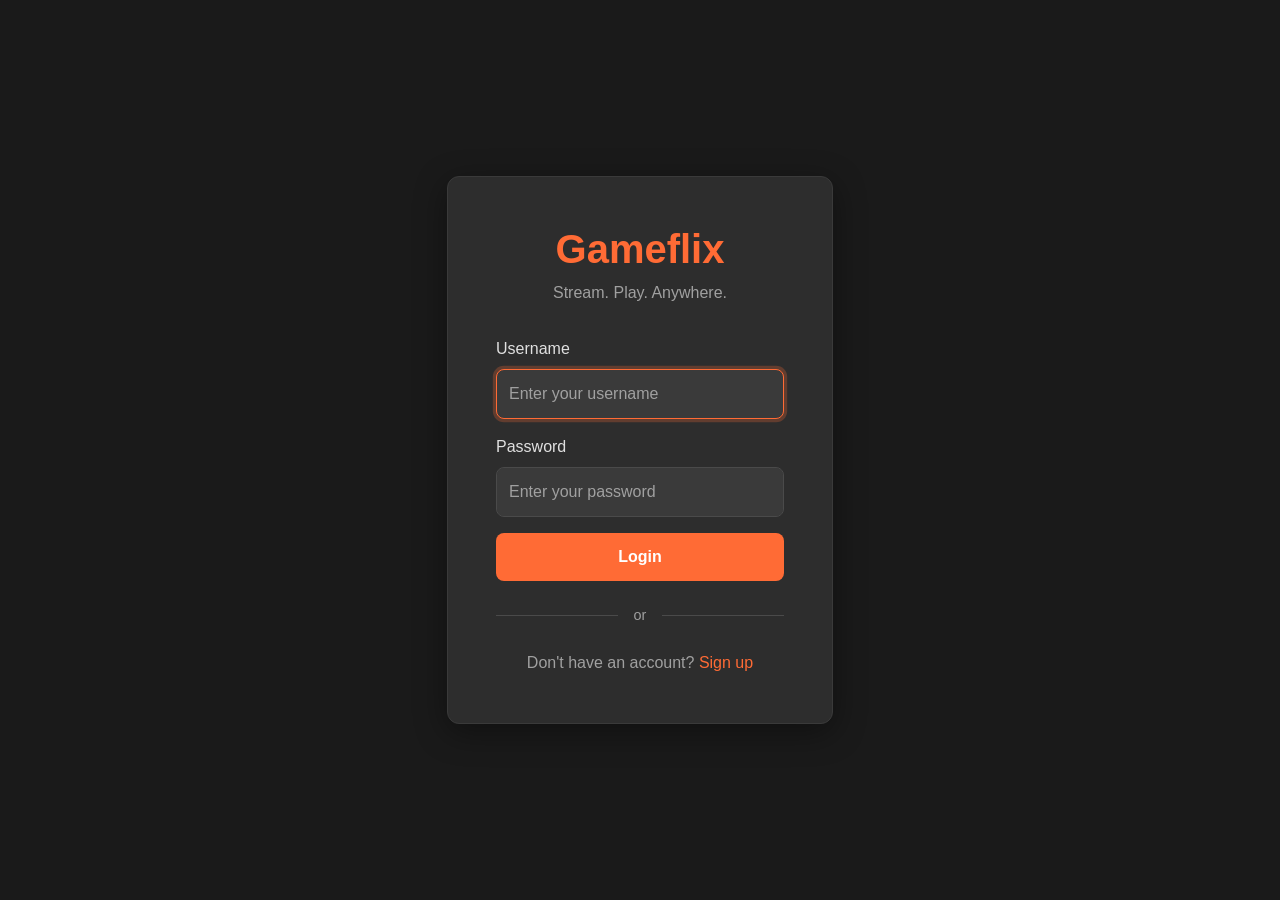
<file: dashboard.html>
<!DOCTYPE html>
<html>
<head>
    <meta charset="UTF-8">
    <meta name="viewport" content="width=device-width, initial-scale=1.0">
    <title>Gameflix - Dashboard</title>
    <link href="https://cdn.jsdelivr.net/npm/bootstrap@5.3.0/dist/css/bootstrap.min.css" rel="stylesheet">
    <link href="styles.css" rel="stylesheet">
</head>
<style>
    .game-card img {
            width: 100%;
            height: 250px;
            object-fit: cover;
        }
</style>
<body>
    <!-- Navigation -->
    <nav class="navbar navbar-expand-lg navbar-dark">
        <div class="container-fluid">
            <a class="navbar-brand" href="dashboard.html">Gameflix</a>
            <button class="navbar-toggler" type="button" data-bs-toggle="collapse" data-bs-target="#navbarNav">
                <span class="navbar-toggler-icon"></span>
            </button>
            <div class="collapse navbar-collapse" id="navbarNav">
                <ul class="navbar-nav me-auto">
                    <li class="nav-item">
                        <a class="nav-link active" href="dashboard.html">Dashboard</a>
                    </li>
                    <li class="nav-item">
                        <a class="nav-link" href="games.html">All Games</a>
                    </li>
                    <li class="nav-item">
                        <a class="nav-link" href="library.html">My Library</a>
                    </li>
                    <li class="nav-item">
                        <a class="nav-link" href="lists.html">My Lists</a>
                    </li>
                    <li class="nav-item">
                        <a class="nav-link" href="friends.html">Friends</a>
                    </li>
                </ul>
                <form class="d-flex me-3" onsubmit="return searchGames(event)">
                    <input class="form-control search-bar" type="search" id="searchInput" placeholder="Search games..." aria-label="Search">
                </form>
                <div class="d-flex align-items-center">
                    <button class="btn btn-primary" onclick="logout()">Logout</button>
                </div>
            </div>
        </div>
    </nav>

    <!-- Hero Section -->
    <div class="container-fluid mt-4">
        <div class="hero-section">
            <div class="container">
                <h1 class="display-4 fw-bold">Stream. Play. Anywhere.</h1>
                <p class="lead">Play the latest AAA games instantly on any device with cloud gaming technology</p>
                <button class="btn btn-primary btn-lg me-2" onclick="window.location.href='games.html'">Start Playing</button>
            </div>
        </div>
    </div>

    <!-- Main Content -->
    <div class="container-fluid">
        <div class="row">
            <!-- Main Content Area -->
            <div class="col-lg-9">
                <!-- Recently Added to Library Section -->
                <section class="mb-5" id="recentGamesSection" style="display: none;">
                    <h2 class="section-title">Recently Added to Your Library</h2>
                    <div class="row" id="recentGamesContainer">
                        <div class="loading">
                            <div class="spinner-border" role="status"></div>
                        </div>
                    </div>
                </section>

                <!-- New Releases Section -->
                <section class="mb-5">
                    <h2 class="section-title">New Releases</h2>
                    <div class="row" id="newReleasesContainer">
                        <div class="loading">
                            <div class="spinner-border" role="status"></div>
                        </div>
                    </div>
                </section>

                <!-- Popular Games Section -->
                <section class="mb-5">
                    <h2 class="section-title">All Games</h2>
                    <div class="row" id="popularGamesContainer">
                        <div class="loading">
                            <div class="spinner-border" role="status"></div>
                        </div>
                    </div>
                </section>
            </div>

            <!-- Sidebar -->
            <div class="col-lg-3">
                <!-- User Stats -->
                <div class="sidebar">
                    <h4 class="section-title">Your Gaming Stats</h4>
                    <div class="stats-box">
                        <div class="stats-number" id="gamesOwned">0</div>
                        <small style="color: var(--text-secondary)">Games in Library</small>
                    </div>
                    <div class="stats-box">
                        <div class="stats-number" id="totalLists">0</div>
                        <small style="color: var(--text-secondary)">Game Lists</small>
                    </div>
                    <div class="stats-box">
                        <div class="stats-number" id="friendsCount">0</div>
                        <small style="color: var(--text-secondary)">Friends</small>
                    </div>
                </div>

                <!-- Quick Actions -->
                <div class="sidebar">
                    <h4 class="section-title">Quick Actions</h4>
                    <div class="quick-action" onclick="window.location.href='library.html'">
                        <strong>My Library</strong>
                        <p class="mb-0 small" style="color: var(--text-secondary);">View your game collection</p>
                    </div>
                    <div class="quick-action" onclick="window.location.href='lists.html'">
                        <strong>My Lists</strong>
                        <p class="mb-0 small "style="color: var(--text-secondary);">Manage your game lists</p>
                    </div>
                    <div class="quick-action" onclick="window.location.href='games.html'">
                        <strong>Browse Games</strong>
                        <p class="mb-0 small" style="color: var(--text-secondary);">Discover new games</p>
                    </div>
                    <div class="quick-action" onclick="window.location.href='friends.html'">
                        <strong>Friends</strong>
                        <p class="mb-0 small" style="color: var(--text-secondary);">Find new Friends</p>
                    </div>
                </div>

                <!-- Friends Online -->
                <div class="sidebar" id="friendsSection" style="display: none;">
                    <h4 class="section-title">Friends</h4>
                    <div id="friendsContainer"></div>
                    <button class="btn btn-outline-primary btn-sm w-100 mt-2" href='friends.html'">View All Friends</button>
                </div>

                <!-- Categories -->
                <div class="sidebar">
                    <h4 class="section-title">Browse by Genre</h4>
                    <div id="categoriesContainer">
                        <div class="loading">
                            <div class="spinner-border spinner-border-sm" role="status"></div>
                        </div>
                    </div>
                </div>
            </div>
        </div>
    </div>

    <script src="https://cdn.jsdelivr.net/npm/bootstrap@5.3.0/dist/js/bootstrap.bundle.min.js"></script>
    <script>
        // Get current user info from localStorage
        const currentUserId = localStorage.getItem('userId');
        const currentUsername = localStorage.getItem('username');
        const API_URL = "http://localhost:8080";

        console.log(currentUserId);
        console.log(currentUsername);

        // Load user stats
        async function loadUserStats() {
            try {
                // Get library count
                const librariesResponse = await fetch(`${API_URL}/libraries/user/${currentUserId}`);
                const libraries = await librariesResponse.json();
                document.getElementById('gamesOwned').textContent = libraries.length;

                // Get lists count
                const listsResponse = await fetch(`${API_URL}/api/lists/user/${currentUserId}`);
                const lists = await listsResponse.json();
                document.getElementById('totalLists').textContent = lists.length;

                // Get friends count
                const friendsResponse = await fetch(`${API_URL}/friends/${currentUserId}`);
                const friends = await friendsResponse.json();
                document.getElementById('friendsCount').textContent = friends.length;
            } catch (error) {
                console.error('Error loading stats:', error);
            }
        }

        // Load recently added games from user library
        async function loadRecentGames() {
            try {
                const response = await fetch(`${API_URL}/libraries/user/${currentUserId}`);
                const libraries = await response.json();
                
                if (libraries.length > 0) {
                    // Sort by purchaseDate (most recent first) and get top 3
                    const recentLibraries = libraries
                        .sort((a, b) => new Date(b.purchaseDate) - new Date(a.purchaseDate))
                        .slice(0, 3);
                    
                    if (recentLibraries.length > 0) {
                        document.getElementById('recentGamesSection').style.display = 'block';
                        const container = document.getElementById('recentGamesContainer');
                        container.innerHTML = '';
                        
                        recentLibraries.forEach(library => {
                            const game = library.game;
                            container.innerHTML += createMyGameCard(game, 'Play Now');
                        });
                    }
                }
            } catch (error) {
                console.error('Error loading recent games:', error);
            }
        }

        // Load new releases (newest games by releaseDate)
        async function loadNewReleases() {
            try {
                const response = await fetch(`${API_URL}/games`);
                const games = await response.json();
                
                // Sort by releaseDate (newest first)
                const newGames = games
                    .sort((a, b) => new Date(b.releaseDate) - new Date(a.releaseDate))
                    .slice(0, 3);
                
                const container = document.getElementById('newReleasesContainer');
                container.innerHTML = '';
                
                newGames.forEach(game => {
                    container.innerHTML += createGameCard(game, 'View Game', true);
                });
            } catch (error) {
                console.error('Error loading new releases:', error);
                document.getElementById('newReleasesContainer').innerHTML = 
                    '<div class="col-12 text-center text">Failed to load games</div>';
            }
        }

        // Load all games
        async function loadAllGames() {
            try {
                const response = await fetch(`${API_URL}/games`);
                const games = await response.json();
                
                // Display first 8 games
                const displayGames = games.slice(0, 8);
                
                const container = document.getElementById('popularGamesContainer');
                container.innerHTML = '';
                
                displayGames.forEach(game => {
                    container.innerHTML += createGameCard(game, 'View', false, true);
                });
            } catch (error) {
                console.error('Error loading games:', error);
                document.getElementById('popularGamesContainer').innerHTML = 
                    '<div class="col-12 text-center text">Failed to load games</div>';
            }
        }

        // Load categories/genres
        async function loadCategories() {
            try {
                const response = await fetch(`${API_URL}/genres`);
                const genres = await response.json();
                
                const container = document.getElementById('categoriesContainer');
                container.innerHTML = '';
                
                genres.forEach(genre => {
                    const badge = document.createElement('span');
                    badge.className = 'category-badge';
                    badge.textContent = genre.name;
                    badge.onclick = () => window.location.href = `games.html?genreId=${genre.genreId}`;
                    container.appendChild(badge);
                });
            } catch (error) {
                console.error('Error loading categories:', error);
                document.getElementById('categoriesContainer').innerHTML = 
                    '<span class="text">Failed to load</span>';
            }
        }

        // Load friends
        async function loadFriends() {
            try {
                const response = await fetch(`${API_URL}/friends/${currentUserId}`);
                const friends = await response.json();
                
                if (friends && friends.length > 0) {
                    document.getElementById('friendsSection').style.display = 'block';
                    const container = document.getElementById('friendsContainer');
                    container.innerHTML = '';
                    
                    const user = friends.friend;

                    // Display first 5 friends
                    friends.slice(0, 5).forEach(friend => {
                        const user = friend.friend;
                        container.innerHTML += `
                            <div class="quick-action d-flex align-items-center">
                                <div class="flex-grow-1">
                                    <strong>${user.username}</strong>
                                    <p class="mb-0 small text">Friends since ${formatDate(friend.friendsSince)}</p>
                                </div>
                            </div>
                        `;
                    });
                }
            } catch (error) {
                console.error('Error loading friends:', error);
            }
        }

        // Create game card HTML
        function createGameCard(game, buttonText, isNew = false, isSmall = false) {
            const colClass = isSmall ? 'col-md-3' : 'col-md-4';
            const genreName = game.genre ? game.genre.name : 'Unknown';
            const coverImage = game.coverImage || 'https://via.placeholder.com/400x250';
            
            return `
                <div class="${colClass}">
                    <div class="game-card" onclick="window.location.href='game-detail.html?id=${game.gameId}'">
                        <img src="${coverImage}" alt="${game.title}">
                        <div class="game-card-body">
                            ${isNew ? '<span class="badge-new">NEW</span>' : ''}
                            <h5 class="game-title">${game.title}</h5>
                            <p class="game-meta">${genreName} • ${game.developer || 'Unknown Developer'}</p>
                            <button class="play-btn" onclick="event.stopPropagation(); viewGame(${game.gameId})">${buttonText}</button>
                        </div>
                    </div>
                </div>
            `;
        }

        function createMyGameCard(game, buttonText, isNew = false, isSmall = false) {
            const colClass = isSmall ? 'col-md-3' : 'col-md-4';
            const genreName = game.genre ? game.genre.name : 'Unknown';
            const coverImage = game.coverImage || 'https://via.placeholder.com/400x250';
            
            return `
                <div class="${colClass}">
                    <div class="game-card" onclick="window.location.href='game-detail.html?id=${game.gameId}'">
                        <img src="${coverImage}" alt="${game.title}">
                        <div class="game-card-body">
                            ${isNew ? '<span class="badge-new">NEW</span>' : ''}
                            <h5 class="game-title">${game.title}</h5>
                            <p class="game-meta">${genreName} • ${game.developer || 'Unknown Developer'}</p>
                            <button class="play-btn" onclick="event.stopPropagation(); playGame(${game.gameId})">${buttonText}</button>
                        </div>
                    </div>
                </div>
            `;
        }

        // Format date
        function formatDate(dateString) {
            if (!dateString) return 'Recently';
            const date = new Date(dateString);
            return date.toLocaleDateString('en-US', { month: 'short', year: 'numeric' });
        }

        // View game
        function viewGame(gameId) {
            window.location.href = `game-detail.html?id=${gameId}`;
        }
        
        async function playGame(gameId) {
            try {
                const response = await fetch(`${API_URL}/games/${gameId}`, {
                    method: 'GET'
                });

                const data = await response.json();

                if(data.title === "Resident Evil"){
                    window.location.href = "steam://run/304240"
                }else{
                window.location.href = data.link;
                }

            } catch (error) {
                console.error("Error loading game:", error);
            }
        }

        // Search games
        function searchGames(event) {
            event.preventDefault();
            const query = document.getElementById('searchInput').value;
            if (query.trim()) {
                window.location.href = `games.html?search=${encodeURIComponent(query)}`;
            }
            return false;
        }

        // Check authentication
        function checkAuth() {
            if (!currentUserId || !currentUsername) {
                window.location.href = 'login.html';
            }
        }

        //Log Out
        async function logout() {
        localStorage.removeItem("userId");
        localStorage.removeItem("username");
        window.location.href="login.html";
      }

        // Initialize dashboard
        window.addEventListener('load', function() {
            checkAuth();
            loadUserStats();
            loadRecentGames();
            loadNewReleases();
            loadAllGames();
            loadCategories();
            loadFriends();
        });
    </script>
</body>
</html>
</file>
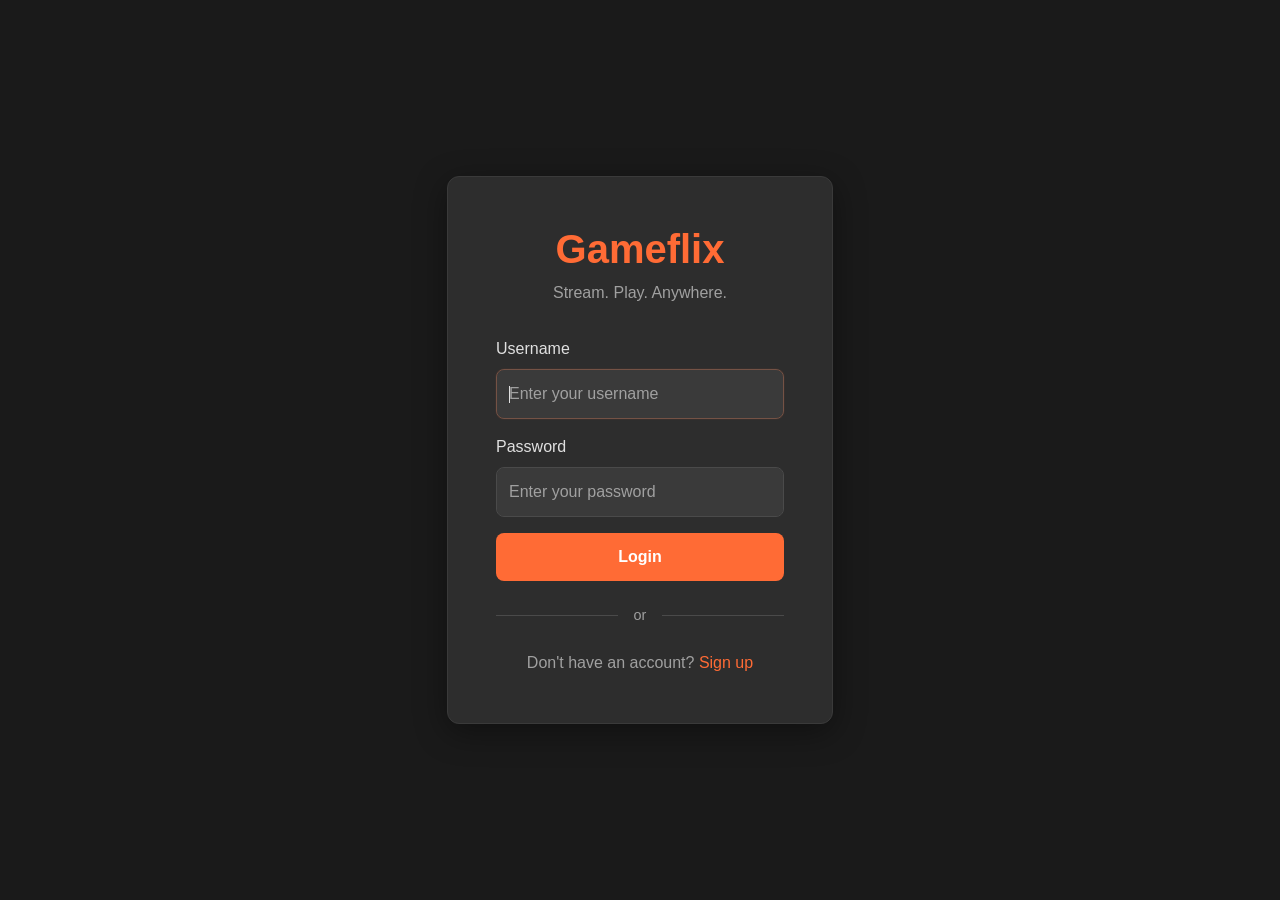
<file: friends.html>
<!DOCTYPE html>
<html>
<head>
    <meta charset="UTF-8">
    <meta name="viewport" content="width=device-width, initial-scale=1.0">
    <title>Gameflix - Friends</title>
    <link href="https://cdn.jsdelivr.net/npm/bootstrap@5.3.0/dist/css/bootstrap.min.css" rel="stylesheet">
    <link href="styles.css" rel="stylesheet">
</head>
<body>
    <!-- Navigation -->
    <nav class="navbar navbar-expand-lg navbar-dark">
        <div class="container-fluid">
            <a class="navbar-brand" href="dashboard.html">Gameflix</a>
            <button class="navbar-toggler" type="button" data-bs-toggle="collapse" data-bs-target="#navbarNav">
                <span class="navbar-toggler-icon"></span>
            </button>
            <div class="collapse navbar-collapse" id="navbarNav">
                <ul class="navbar-nav me-auto">
                    <li class="nav-item">
                        <a class="nav-link" href="dashboard.html">Dashboard</a>
                    </li>
                    <li class="nav-item">
                        <a class="nav-link" href="games.html">All Games</a>
                    </li>
                    <li class="nav-item">
                        <a class="nav-link" href="library.html">My Library</a>
                    </li>
                    <li class="nav-item">
                        <a class="nav-link" href="lists.html">My Lists</a>
                    </li>
                    <li class="nav-item">
                        <a class="nav-link active" href="friends.html">Friends</a>
                    </li>
                </ul>
                <form class="d-flex me-3">
                    <input class="form-control search-bar" type="search" placeholder="Search games..." aria-label="Search">
                </form>
                <div class="d-flex align-items-center">
                    <button class="btn btn-primary" onclick="logout()">Logout</button>
                </div>
            </div>
        </div>
    </nav>

    <!-- Page Header -->
    <div class="container-fluid page-header">
        <div class="row align-items-center">
            <div class="col-md-8">
                <h1 class="display-5 fw-bold">My Friends</h1>
                <p class="lead text">Connect with other gamers</p>
            </div>
            <div class="col-md-4 text-end">
                <button class="btn btn-primary btn-lg" data-bs-toggle="modal" data-bs-target="#addFriendModal">
                    Add Friend
                </button>
            </div>
        </div>
    </div>

    <!-- Stats Section -->
    <div class="container-fluid">
        <div class="stats-section">
            <div class="row">
                <div class="col-md-4">
                    <div class="stat-box">
                        <div class="stat-number" id="totalFriends">0</div>
                        <div class="stat-label">Total Friends</div>
                    </div>
                </div>
                <div class="col-md-4">
                    <div class="stat-box">
                        <div class="stat-number" id="oldestFriend">-</div>
                        <div class="stat-label">Oldest Friendship</div>
                    </div>
                </div>
                <div class="col-md-4">
                    <div class="stat-box">
                        <div class="stat-number" id="newestFriend">-</div>
                        <div class="stat-label">Newest Friend</div>
                    </div>
                </div>
            </div>
        </div>
    </div>

    <!-- Friends List -->
    <div class="container-fluid">
        <div class="row">
            <div class="col-12" id="friendsContainer">
                <div class="loading">
                    <div class="spinner-border" role="status"></div>
                    <p class="mt-3">Loading friends...</p>
                </div>
            </div>
        </div>
    </div>

    <!-- Add Friend Modal -->
    <div class="modal fade" id="addFriendModal" tabindex="-1">
        <div class="modal-dialog">
            <div class="modal-content">
                <div class="modal-header">
                    <h5 class="modal-title">Add Friend</h5>
                    <button type="button" class="btn-close" data-bs-dismiss="modal"></button>
                </div>
                <div class="modal-body">
                    <div class="mb-3">
                        <label for="userSearchInput" class="form-label">Search Users</label>
                        <input type="text" class="form-control" id="userSearchInput" placeholder="Search by username...">
                        <small class="text">Search for users to add as friends</small>
                    </div>
                    <div id="userSearchResults"></div>
                </div>
                <div class="modal-footer">
                    <button type="button" class="btn btn-secondary" data-bs-dismiss="modal">Close</button>
                </div>
            </div>
        </div>
    </div>

    <script src="https://cdn.jsdelivr.net/npm/bootstrap@5.3.0/dist/js/bootstrap.bundle.min.js"></script>
    <script>
        const currentUserId = localStorage.getItem('userId');
        const currentUsername = localStorage.getItem('username') || 'Guest';
        const API_URL = "http://localhost:8080"

        let friends = [];

        let userSearchTimeout;
        document.getElementById('userSearchInput')?.addEventListener('input', function(e) {
            clearTimeout(userSearchTimeout);
            const query = e.target.value.trim();
            
            if (query.length < 2) {
                document.getElementById('userSearchResults').innerHTML = '';
                return;
            }
            
            userSearchTimeout = setTimeout(() => {
                searchUsers(query);
            }, 300);
});

        // Load friends
        async function loadFriends() {
            try {
                const response = await fetch(`${API_URL}/friends/${currentUserId}`);
                friends = await response.json();
                
                displayFriends(friends);
                updateStats();
            } catch (error) {
                console.error('Error loading friends:', error);
                document.getElementById('friendsContainer').innerHTML = 
                    '<div class="text-center text py-5">Failed to load friends</div>';
            }
        }

        // Display friends
        function displayFriends(friendsList) {
            const container = document.getElementById('friendsContainer');
            
            if (friendsList.length === 0) {
                container.innerHTML = `
                    <div class="empty-state">
                        <h3>No friends yet</h3>
                        <p class="text">Start connecting with other gamers on Gameflix</p>
                        <button class="btn btn-primary mt-3" data-bs-toggle="modal" data-bs-target="#addFriendModal">
                            Add Your First Friend
                        </button>
                    </div>
                `;
                return;
            }
            
            container.innerHTML = '';
            friendsList.forEach(friend => {
                container.innerHTML += createFriendCard(friend);
            });
        }

        // Create friend card
        function createFriendCard(friend) {
            const friendsSince = friend.friendsSince ? 
                new Date(friend.friendsSince).toLocaleDateString('en-US', { 
                    year: 'numeric', 
                    month: 'long', 
                    day: 'numeric' 
                }) : 'Unknown';
            
            // Calculate days since friendship
            let friendshipDuration = '';
            if (friend.friendsSince) {
                const days = Math.floor(
                    (new Date() - new Date(friend.friendsSince)) / (1000 * 60 * 60 * 24)
                );
                
                if (days === 0) {
                    friendshipDuration = 'Friends since Today';
                } else if (days < 30) {
                    friendshipDuration = `Friends for ${days} day${days > 1 ? 's' : ''}`;
                } else if (days < 365) {
                    const months = Math.floor(days / 30);
                    friendshipDuration = `Friends for ${months} month${months > 1 ? 's' : ''}`;
                } else {
                    const years = Math.floor(days / 365);
                    friendshipDuration = `Friends for ${years} year${years > 1 ? 's' : ''}`;
                }
            }
            
            const user = friend.friend;

            return `
                <div class="friend-card">
                    <div class="friend-header">
                        <div class="friend-info">
                            <div class="friend-name">${user.username}</div>
                            <div class="friend-meta">${friendshipDuration}</div>
                            <div class="friends-since">Friends since: ${friendsSince}</div>
                        </div>
                        <div class="friend-actions">
                            <button class="btn-friend-action btn-remove" onclick="removeFriend(${friend.friendId})">
                                Remove Friend
                            </button>
                        </div>
                    </div>
                </div>
            `;
        }

        // Update stats
        function updateStats() {
            // Total friends
            document.getElementById('totalFriends').textContent = friends.length;
            
            if (friends.length > 0) {
                // Sort by friendsSince
                const sortedFriends = [...friends].sort((a, b) => 
                    new Date(a.friendsSince) - new Date(b.friendsSince)
                );
                
                // Oldest friendship
                const oldest = sortedFriends[0];
                if (oldest.friendsSince) {
                    const days = Math.floor(
                        (new Date() - new Date(oldest.friendsSince)) / (1000 * 60 * 60 * 24)
                    );
                    
                    if (days < 30) {
                        document.getElementById('oldestFriend').textContent = days + ' days';
                    } else if (days < 365) {
                        document.getElementById('oldestFriend').textContent = Math.floor(days / 30) + ' months';
                    } else {
                        document.getElementById('oldestFriend').textContent = Math.floor(days / 365) + ' years';
                    }
                }
                
                // Newest friendship
                const newest = sortedFriends[sortedFriends.length - 1];
                if (newest.friendsSince) {
                    const days = Math.floor(
                        (new Date() - new Date(newest.friendsSince)) / (1000 * 60 * 60 * 24)
                    );
                    
                    if (days === 0) {
                        document.getElementById('newestFriend').textContent = 'Today';
                    } else if (days < 7) {
                        document.getElementById('newestFriend').textContent = days + ' days ago';
                    } else {
                        document.getElementById('newestFriend').textContent = new Date(newest.friendsSince).toLocaleDateString('en-US', { month: 'short', day: 'numeric' });
                    }
                }
            }
        }

        //Search for users
        async function searchUsers(username) {
            if (!username.trim()) {
            document.getElementById("userSearchResults").innerHTML = "";
            return;
            }

            console.log(username)

            try {
                const response = await fetch(`${API_URL}/friends/search?username=${encodeURIComponent(username)}`);
                const users = await response.json();
                displaySearchResults(users);
            } catch (error) {
                console.error(error);
                document.getElementById("userSearchResults").innerHTML =
                    `<div class="text-secondary">Error searching users.</div>`;
            }
        }

        //Display Search Results
        function displaySearchResults(users) {
            const container = document.getElementById("userSearchResults");
            container.innerHTML = "";

            if (users.length === 0) {
                container.innerHTML = `<div class="text-secondary mt-2">No users found.</div>`;
                return;
            }

            users.forEach(user => {
                container.innerHTML += `
                    <div class="user-search-result" onclick="addFriend(${user.id})">
                        <div class="user-info-search">
                            <img src="https://www.oshkoshymca.org/sites/oshkoshymca_d10/files/styles/media_full/public/2024-03/person_icon_teaser.png.webp?itok=snMKqGSP" class="user-avatar" />
                            <div>
                                <div>${user.username}</div>
                            </div>
                        </div>
                        <button class="btn btn-success btn-sm">Add</button>
                    </div>
                `;
            });
        }

        // Add friend
        async function addFriend(friendId) {
            
            if (!friendId) {
                alert('Please enter a User ID');
                return;
            }
            
            if (parseInt(friendId) === parseInt(currentUserId)) {
                alert('You cannot add yourself as a friend');
                return;
            }
            
            try {
                const response = await fetch(`${API_URL}/friends`, {
                    method: 'POST',
                    headers: {
                        'Content-Type': 'application/json',
                    },
                    body: JSON.stringify({
                        userId: parseInt(currentUserId),
                        friendId: parseInt(friendId),
                        friendsSince: new Date().toISOString()
                    })
                });
                
                if (response.ok) {
                    alert('Friend added successfully!');
                    bootstrap.Modal.getInstance(document.getElementById('addFriendModal')).hide();
                    loadFriends(); // Reload friends
                } else {
                    alert('Failed to add friend. They may already be in your friends list.');
                }
            } catch (error) {
                console.error('Error:', error);
                alert('Failed to add friend');
            }

            loadFriends();
        }

        // Remove friend
        function removeFriend(friendId) {
            if (!confirm("Are you sure you want to remove this friend?")) return;

            fetch(`${API_URL}/friends/${currentUserId}/${friendId}`, {
                method: "DELETE"
            })
            .then(response => {
                if (!response.ok) throw new Error("Failed to remove friend");
                // Remove from frontend
                friends = friends.filter(f => f.friendId !== friendId);
                displayFriends(friends);
                updateStats();
            })
            .catch(err => {
                console.error(err);
                alert("Could not remove friend");
            });

            loadFriends();

        }

        //Log Out
        async function logout() {
        localStorage.removeItem("userId");
        localStorage.removeItem("username");
        window.location.href="login.html";
      }


        // Check authentication
        function checkAuth() {
            if (!currentUserId) {
                window.location.href = 'login.html';
            }
        }

        // Initialize
        window.addEventListener('load', function() {
            checkAuth();
            loadFriends();
        });
    </script>
</body>
</html>
</file>
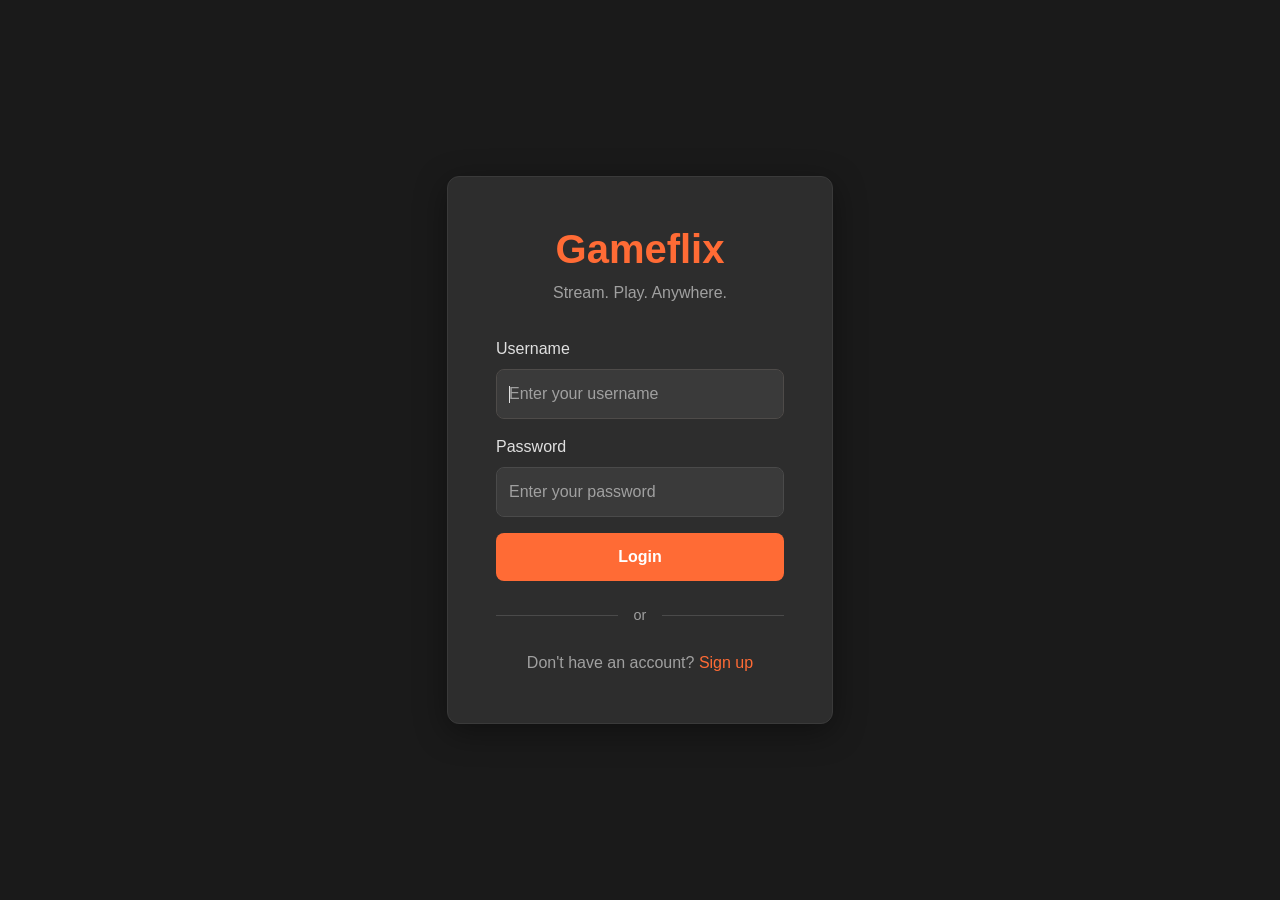
<file: game-detail.html>
<!DOCTYPE html>
<html>
<head>
    <meta charset="UTF-8">
    <meta name="viewport" content="width=device-width, initial-scale=1.0">
    <title>Gameflix - Game</title>
    <link href="https://cdn.jsdelivr.net/npm/bootstrap@5.3.0/dist/css/bootstrap.min.css" rel="stylesheet">
    <link href="styles.css" rel="stylesheet">
</head>
<body>
    <!-- Navigation -->
    <nav class="navbar navbar-expand-lg navbar-dark">
        <div class="container-fluid">
            <a class="navbar-brand" href="dashboard.html">Gameflix</a>
            <button class="navbar-toggler" type="button" data-bs-toggle="collapse" data-bs-target="#navbarNav">
                <span class="navbar-toggler-icon"></span>
            </button>
            <div class="collapse navbar-collapse" id="navbarNav">
                <ul class="navbar-nav me-auto">
                    <li class="nav-item">
                        <a class="nav-link" href="dashboard.html">Dashboard</a>
                    </li>
                    
                    <li class="nav-item">
                        <a class="nav-link" href="games.html">All Games</a>
                    </li>
                    <li class="nav-item">
                        <a class="nav-link" href="library.html">My Library</a>
                    </li>
                    <li class="nav-item">
                        <a class="nav-link" href="lists.html">My Lists</a>
                    </li>
                    <li class="nav-item">
                        <a class="nav-link" href="friends.html">Friends</a>
                    </li>
                </ul>
                <form class="d-flex me-3" onsubmit="return searchGames(event)">
                    <input class="form-control search-bar" type="search" id="searchInput" placeholder="Search games..." aria-label="Search">
                </form>
                <div class="d-flex align-items-center">
                    <button class="btn btn-primary" onclick="logout()">Logout</button>

                </div>
            </div>
        </div>
    </nav>

    <!-- Loading State -->
    <div id="loadingState" class="container-fluid mt-4">
        <div class="loading">
            <div class="spinner-border" role="status"></div>
            <p class="mt-3">Loading game details...</p>
        </div>
    </div>

    <!-- Game Content (hidden initially) -->
    <div id="gameContent" style="display: none;">
        <!-- Game Hero Section -->
        <div class="container-fluid mt-4">
            <div class="game-hero" id="gameHero">
                <div class="game-hero-overlay">
                    <h1 class="game-title-hero" id="gameTitle">Game Title</h1>
                    <div class="game-meta-hero">
                        <div class="rating-large" id="ratingDisplay">
                            <span class="star">★</span>
                            <span id="avgRating">0.0</span>
                            <span style="color: #a0a0a0;">(<span id="reviewCount">0</span> reviews)</span>
                        </div>
                        <span class="badge" id="genreBadge">Genre</span>
                        <span id="releaseYear">2024</span>
                    </div>
                </div>
            </div>
        </div>

        <!-- Main Content -->
        <div class="container-fluid">
            <div class="row">
                <div class="col-lg-8">
                    <!-- Game Description -->
                    <div class="info-section">
                        <h2 class="section-title">About This Game</h2>
                        <p id="gameDescription" style="line-height: 1.8;">
                            Loading description...
                        </p>
                    </div>

                    <!-- Game Details -->
                    <div class="info-section">
                        <h2 class="section-title">Game Details</h2>
                        <div class="game-specs">
                            <div class="spec-item">
                                <div class="spec-label">Developer</div>
                                <div class="spec-value" id="gameDeveloper">-</div>
                            </div>
                            <div class="spec-item">
                                <div class="spec-label">Genre</div>
                                <div class="spec-value" id="gameGenre">-</div>
                            </div>
                            <div class="spec-item">
                                <div class="spec-label">Release Date</div>
                                <div class="spec-value" id="gameReleaseDate">-</div>
                            </div>
                        </div>
                    </div>

                    <!-- Reviews Section -->
                    <div class="info-section">
                        <h2 class="section-title">Player Reviews</h2>
                        
                        <!-- Write Review -->
                        <div class="write-review-box" id="writeReviewBox" style="display: none;">
                            <h4>Write a Review</h4>
                            <form id="reviewForm">
                                <div class="mb-3">
                                    <label class="form-label">Your Rating</label>
                                    <div class="star-rating" id="starRating">
                                        <span data-rating="1">★</span>
                                        <span data-rating="2">★</span>
                                        <span data-rating="3">★</span>
                                        <span data-rating="4">★</span>
                                        <span data-rating="5">★</span>
                                    </div>
                                    <input type="hidden" id="ratingValue" value="0">
                                </div>
                                <div class="mb-3">
                                    <label for="reviewText" class="form-label">Your Review</label>
                                    <textarea class="form-control" id="reviewText" required placeholder="Share your thoughts about this game..."></textarea>
                                </div>
                                <button type="submit" class="btn btn-primary">Submit Review</button>
                            </form>
                        </div>

                        <!-- Existing Reviews -->
                        <div class="mt-4" id="reviewsContainer">
                            <div class="loading">
                                <div class="spinner-border spinner-border-sm" role="status"></div>
                            </div>
                        </div>
                    </div>
                </div>

                <!-- Sidebar -->
                <div class="col-lg-4">
                    <!-- Play Section -->
                    <div class="info-section text-center">
                        <button class="play-btn-large w-100 mb-3" id="playButton" onclick="playGame()">
                            Play Now
                        </button>
                        <button class="btn-wishlist w-100 mb-3" data-bs-toggle="modal" data-bs-target="#addToListModal">
                            Add to List
                        </button>
                        <button class="btn-wishlist w-100" id="addToLibraryBtn" onclick="addToLibrary()">
                            Add to Library
                        </button>
                    </div>

                </div>
            </div>
        </div>
    </div>

    <!-- Add to List Modal -->
    <div class="modal fade" id="addToListModal" tabindex="-1">
        <div class="modal-dialog">
            <div class="modal-content">
                <div class="modal-header">
                    <h5 class="modal-title">Add to List</h5>
                    <button type="button" class="btn-close" data-bs-dismiss="modal"></button>
                </div>
                <div class="modal-body" id="listsModalBody">
                    <div class="loading">
                        <div class="spinner-border spinner-border-sm" role="status"></div>
                    </div>
                </div>
            </div>
        </div>
    </div>

    <script src="https://cdn.jsdelivr.net/npm/bootstrap@5.3.0/dist/js/bootstrap.bundle.min.js"></script>
    <script>
        const urlParams = new URLSearchParams(window.location.search);
        const gameId = urlParams.get('id');
        const currentUserId = localStorage.getItem('userId');
        const currentUsername = localStorage.getItem('username') || 'Guest';
        const API_URL = "http://localhost:8080";

        console.log(currentUserId);
        console.log(currentUsername);

        let currentGame = null;
        let userHasReviewed = false;

        // Load game details
        async function loadGameDetails() {
            try {
                const response = await fetch(`${API_URL}/games/${gameId}`);
                currentGame = await response.json();
                
                // Update hero section
                document.getElementById('gameTitle').textContent = currentGame.title;
                document.getElementById('genreBadge').textContent = currentGame.genre ? currentGame.genre.name : 'Unknown';
                
                if (currentGame.releaseDate) {
                    document.getElementById('releaseYear').textContent = new Date(currentGame.releaseDate).getFullYear();
                }
                
                // Set background image
                if (currentGame.coverImage) {
                    document.getElementById('gameHero').style.backgroundImage = `url(${currentGame.coverImage})`;
                }
                
                // Update details
                document.getElementById('gameDescription').textContent = currentGame.description || 'No description available.';
                document.getElementById('gameDeveloper').textContent = currentGame.developer || 'Unknown';
                document.getElementById('gameGenre').textContent = currentGame.genre ? currentGame.genre.name : 'Unknown';
                
                if (currentGame.releaseDate) {
                    const date = new Date(currentGame.releaseDate);
                    document.getElementById('gameReleaseDate').textContent = date.toLocaleDateString('en-US', { 
                        year: 'numeric', 
                        month: 'long', 
                        day: 'numeric' 
                    });
                }
                
                
                // Show content, hide loading
                document.getElementById('loadingState').style.display = 'none';
                document.getElementById('gameContent').style.display = 'block';
                
            } catch (error) {
                console.error('Error loading game:', error);
                alert('Failed to load game details');
            }
        }

        // Load reviews
        async function loadReviews() {
            try {
                const response = await fetch(`${API_URL}/reviews/game/${gameId}`);
                const reviews = await response.json();
                
                const container = document.getElementById('reviewsContainer');
                
                // Calculate average rating
                if (reviews.length > 0) {
                    const avgRating = reviews.reduce((sum, r) => sum + r.rating, 0) / reviews.length;
                    document.getElementById('avgRating').textContent = avgRating.toFixed(1);
                    document.getElementById('reviewCount').textContent = reviews.length;
                    
                    // Check if user has already reviewed
                    userHasReviewed = reviews.some(r => r.user && r.user.id === parseInt(currentUserId));
                }
                
                // Show write review box if user hasn't reviewed
                if (!userHasReviewed) {
                    document.getElementById('writeReviewBox').style.display = 'block';
                }
                
                // Display reviews
                if (reviews.length === 0) {
                    container.innerHTML = `
                        <div class="text-center py-4">
                            <h4>No reviews yet</h4>
                            <p class="text">Be the first to review this game!</p>
                        </div>
                    `;
                } else {
                    container.innerHTML = '';
                    reviews.forEach(review => {
                        container.innerHTML += createReviewCard(review);
                    });
                }
            } catch (error) {
                console.error('Error loading reviews:', error);
            }
        }

        // Create review card
        function createReviewCard(review) {
            const username = review.user ? review.user.username : 'Anonymous';
            const date = new Date(review.reviewDate).toLocaleDateString('en-US', { 
                year: 'numeric', 
                month: 'short', 
                day: 'numeric' 
            });
            
            let stars = '';
            for (let i = 1; i <= 5; i++) {
                stars += i <= review.rating ? '<span class="star">★</span>' : '<span class="star-empty">★</span>';
            }
            
            const isOwnReview = review.user && review.user.id === parseInt(currentUserId);
            
            return `
                <div class="review-card">
                    <div class="review-header">
                        <div class="reviewer-info">
                            <div>
                                <div class="reviewer-name">${username}</div>
                                <div class="review-date">${date}</div>
                            </div>
                        </div>
                        <div class="review-rating">${stars}</div>
                    </div>
                    <p class="review-text">${review.reviewText}</p>
                    ${isOwnReview ? `
                        <div class="review-actions">
                            <button class="review-action-btn" onclick="deleteReview(${review.reviewId})">
                                Delete Review
                            </button>
                        </div>
                    ` : ''}
                </div>
            `;
        }

        // Star rating functionality
        document.addEventListener('DOMContentLoaded', function() {
            const stars = document.querySelectorAll('#starRating span');
            const ratingInput = document.getElementById('ratingValue');
            
            stars.forEach(star => {
                star.addEventListener('click', function() {
                    const rating = this.getAttribute('data-rating');
                    ratingInput.value = rating;
                    
                    stars.forEach((s, index) => {
                        if (index < rating) {
                            s.classList.add('active');
                        } else {
                            s.classList.remove('active');
                        }
                    });
                });
            });
        });

        // Submit review
        document.getElementById('reviewForm').addEventListener('submit', async function(e) {
            e.preventDefault();
            
            const rating = document.getElementById('ratingValue').value;
            const reviewText = document.getElementById('reviewText').value;
            
            if (rating == 0) {
                alert('Please select a rating');
                return;
            }
            
            try {
                const response = await fetch(`${API_URL}/reviews`, {
                    method: 'POST',
                    headers: {
                        'Content-Type': 'application/json',
                    },
                    body: JSON.stringify({
                        user: { id: parseInt(currentUserId) },
                        game: { gameId: parseInt(gameId) },
                        rating: parseInt(rating),
                        reviewText: reviewText
                    })
                });
                
                if (response.ok) {
                    alert('Review submitted successfully!');
                    window.location.reload();
                } else {
                    alert('Failed to submit review');
                }
            } catch (error) {
                console.error('Error:', error);
                alert('Failed to submit review');
            }
        });

        // Delete review
        async function deleteReview(reviewId) {
            if (confirm('Are you sure you want to delete this review?')) {
                try {
                    const response = await fetch(`${API_URL}/reviews/${reviewId}`, {
                        method: 'DELETE'
                    });
                    
                    if (response.ok) {
                        alert('Review deleted successfully');
                        window.location.reload();
                    } else {
                        alert('Failed to delete review');
                    }
                } catch (error) {
                    console.error('Error:', error);
                    alert('Failed to delete review');
                }
            }
        }

         // Search games
        function searchGames(event) {
            event.preventDefault();
            const query = document.getElementById('searchInput').value;
            if (query.trim()) {
                window.location.href = `games.html?search=${encodeURIComponent(query)}`;
            }
            return false;
        }

        // Play game
        function playGame() {
            if (currentGame && currentGame.link) {
                window.open(currentGame.link, '_blank');
            } else {
                alert('Game link not available');
            }
        }

        // Add to library
        async function addToLibrary() {
            try {
                const response = await fetch(`${API_URL}/libraries`, {
                    method: 'POST',
                    headers: {
                        'Content-Type': 'application/json',
                    },
                    body: JSON.stringify({
                        user: { id: parseInt(currentUserId) },
                        game: { gameId: parseInt(gameId) },
                        purchaseDate: new Date().toISOString()
                    })
                });
                
                if (response.ok) {
                    alert('Game added to your library!');
                    document.getElementById('addToLibraryBtn').textContent = 'Already in Library';
                    document.getElementById('addToLibraryBtn').disabled = true;
                } else {
                    alert('Failed to add to library');
                }
            } catch (error) {
                console.error('Error:', error);
                alert('Failed to add to library');
            }
        }

        // Load user lists for modal
        async function loadUserLists() {
            try {
                const response = await fetch(`${API_URL}/api/lists/user/${currentUserId}`);
                const lists = await response.json();
                
                const container = document.getElementById('listsModalBody');
                
                if (lists.length === 0) {
                    container.innerHTML = `
                        <p class="text text-center">You don't have any lists yet.</p>
                        <button class="btn btn-primary w-100" onclick="window.location.href='lists.html'">
                            Create a List
                        </button>
                    `;
                } else {
                    container.innerHTML = '';
                    lists.forEach(list => {
                        container.innerHTML += `
                            <div class="list-item" onclick="addToList(${list.listId})">
                                ${list.listName}
                            </div>
                        `;
                    });
                }
            } catch (error) {
                console.error('Error loading lists:', error);
            }
        }

        // Add to list
        async function addToList(listId) {
            try {
                const response = await fetch(`${API_URL}/list-games`, {
                    method: 'POST',
                    headers: {
                        'Content-Type': 'application/json',
                    },
                    body: JSON.stringify({
                        list: { listId: listId },
                        game: { gameId: parseInt(gameId) }
                    })
                });
                
                if (response.ok) {
                    alert('Game added to list!');
                    bootstrap.Modal.getInstance(document.getElementById('addToListModal')).hide();
                } else {
                    alert('Failed to add to list');
                }
            } catch (error) {
                console.error('Error:', error);
                alert('Failed to add to list');
            }
        }

        // Load lists when modal is opened
        document.getElementById('addToListModal').addEventListener('show.bs.modal', function() {
            loadUserLists();
        });

        // Check authentication
        function checkAuth() {
            if (!currentUserId) {
                window.location.href = 'login.html';
            }
        }

        //Log Out
        async function logout() {
        localStorage.removeItem("userId");
        localStorage.removeItem("username");
        window.location.href="login.html";
      }

        // Initialize
        window.addEventListener('load', function() {
            checkAuth();
            if (!gameId) {
                alert('No game specified');
                window.location.href = 'games.html';
                return;
            }
            loadGameDetails();
            loadReviews();
        });
    </script>
</body>
</html>
</file>
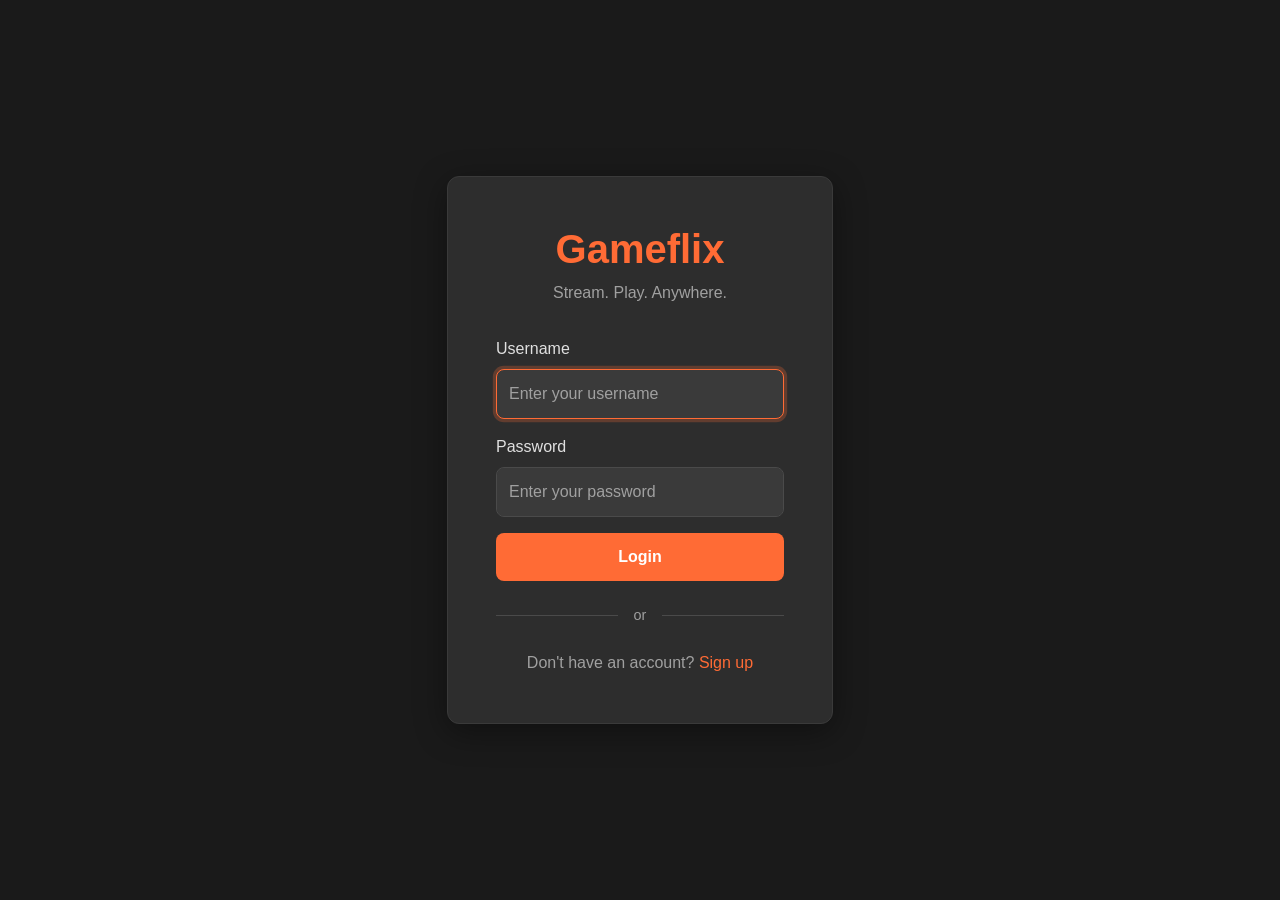
<file: games.html>
<!DOCTYPE html>
<html>
<head>
    <meta charset="UTF-8">
    <meta name="viewport" content="width=device-width, initial-scale=1.0">
    <title>Gameflix - Browse Games</title>
    <link href="https://cdn.jsdelivr.net/npm/bootstrap@5.3.0/dist/css/bootstrap.min.css" rel="stylesheet">
    <link href="styles.css" rel="stylesheet">
</head>
<style>

    .game-card {
            background-color: var(--card-bg);
            border-radius: 12px;
            overflow: hidden;
            transition: transform 0.3s, box-shadow 0.3s;
            cursor: pointer;
            margin-bottom: 2rem;
            border: 1px solid #3a3a3a;
            height: 100%;
            display: flex;
            flex-direction: column;
        }

        .game-card:hover {
            transform: translateY(-8px);
            box-shadow: 0 8px 24px rgba(255, 107, 53, 0.3);
            border-color: var(--primary-orange);
        }

        .game-card img {
            width: 100%;
            height: 200px;
            object-fit: cover;
        }

        .game-card-body {
            padding: 1.25rem;
            flex-grow: 1;
            display: flex;
            flex-direction: column;
        }

        .game-title {
            font-weight: 600;
            font-size: 1.1rem;
            color: var(--text-primary);
            margin-bottom: 0.5rem;
        }

        .game-meta {
            font-size: 0.9rem;
            color: var(--text-secondary);
            margin-bottom: 0.75rem;
        }

        .game-description {
            font-size: 0.85rem;
            color: var(--text-secondary);
            margin-bottom: 1rem;
            flex-grow: 1;
            display: -webkit-box;
            -webkit-line-clamp: 3;
            -webkit-box-orient: vertical;
            overflow: hidden;
        }

</style>
<body>
    <!-- Navigation -->
    <nav class="navbar navbar-expand-lg navbar-dark">
        <div class="container-fluid">
            <a class="navbar-brand" href="dashboard.html">Gameflix</a>
            <button class="navbar-toggler" type="button" data-bs-toggle="collapse" data-bs-target="#navbarNav">
                <span class="navbar-toggler-icon"></span>
            </button>
            <div class="collapse navbar-collapse" id="navbarNav">
                <ul class="navbar-nav me-auto">
                    <li class="nav-item">
                        <a class="nav-link" href="dashboard.html">Dashboard</a>
                    </li>
                    <li class="nav-item">
                        <a class="nav-link active" href="games.html">All Games</a>
                    </li>
                    <li class="nav-item">
                        <a class="nav-link" href="library.html">My Library</a>
                    </li>
                    <li class="nav-item">
                        <a class="nav-link" href="lists.html">My Lists</a>
                    </li>
                    <li class="nav-item">
                        <a class="nav-link" href="friends.html">Friends</a>
                    </li>
                </ul>
                <form class="d-flex me-3" onsubmit="return performSearch(event)">
                    <input class="form-control search-bar" type="search" id="searchInput" placeholder="Search games..." aria-label="Search">
                </form>
                <div class="d-flex align-items-center">
                    <button class="btn btn-primary" onclick="logout()">Logout</button>
                </div>
            </div>
        </div>
    </nav>

    <!-- Page Header -->
    <div class="container-fluid page-header">
        <div class="row align-items-center">
            <div class="col-md-6">
                <h1 class="display-5 fw-bold" id="pageTitle">Browse All Games</h1>
                <p class="lead text">
                    <span id="gameCount">0</span> games available
                </p>
            </div>
            <div class="col-md-6 text-end">
                <select class="sort-dropdown" id="sortSelect" onchange="applySorting()">
                    <option value="title-asc">Title: A-Z</option>
                    <option value="title-desc">Title: Z-A</option>
                    <option value="date-desc">Newest First</option>
                    <option value="date-asc">Oldest First</option>
                    <option value="developer">Developer</option>
                </select>
            </div>
        </div>
    </div>

    <!-- Filters -->
    <div class="container-fluid">
        <div class="filter-section">
            <div class="row">
                <div class="col-md-12 mb-3">
                    <h5 class="mb-3">Filter by Genre</h5>
                    <button class="filter-btn active" onclick="filterByGenre(null)">All Games</button>
                    <span id="genreFilters"></span>
                </div>
            </div>
        </div>
    </div>

    <!-- Games Grid -->
    <div class="container-fluid">
        <div class="row" id="gamesContainer">
            <div class="loading">
                <div class="spinner-border" role="status"></div>
                <p class="mt-3">Loading games...</p>
            </div>
        </div>
    </div>

    <script src="https://cdn.jsdelivr.net/npm/bootstrap@5.3.0/dist/js/bootstrap.bundle.min.js"></script>
    <script>
        let allGames = [];
        let filteredGames = [];
        let currentGenreFilter = null;
        let currentSearchTerm = null;
        const API_URL = "http://localhost:8080"

        // Get current user
        const currentUserId = localStorage.getItem('userId');
        const currentUsername = localStorage.getItem('username') || 'Guest';

        // Check URL parameters
        const urlParams = new URLSearchParams(window.location.search);
        const genreIdParam = urlParams.get('genreId');
        const searchParam = urlParams.get('search');

        // Load all games
        async function loadGames() {
            try {
                const response = await fetch(`${API_URL}/games`);
                allGames = await response.json();
                filteredGames = [...allGames];
                
                // Apply initial filters from URL
                if (genreIdParam) {
                    currentGenreFilter = parseInt(genreIdParam);
                    applyFilters();
                } else if (searchParam) {
                    currentSearchTerm = searchParam;
                    document.getElementById('searchInput').value = searchParam;
                    searchGames(searchParam);
                } else {
                    displayGames(filteredGames);
                }
                
                updateGameCount();
            } catch (error) {
                console.error('Error loading games:', error);
                document.getElementById('gamesContainer').innerHTML = 
                    '<div class="col-12 no-results">Failed to load games. Please try again.</div>';
            }
        }

        // Load genres for filters
        async function loadGenres() {
            try {
                const response = await fetch(`${API_URL}/genres`);
                const genres = await response.json();
                
                const container = document.getElementById('genreFilters');
                genres.forEach(genre => {
                    const btn = document.createElement('button');
                    btn.className = 'filter-btn';
                    btn.textContent = genre.name;
                    btn.onclick = () => filterByGenre(genre.genreId);
                    
                    // Set active if matches URL param
                    if (genreIdParam && parseInt(genreIdParam) === genre.genreId) {
                        btn.classList.add('active');
                        document.querySelector('.filter-btn[onclick*="null"]').classList.remove('active');
                    }
                    
                    container.appendChild(btn);
                });
            } catch (error) {
                console.error('Error loading genres:', error);
            }
        }

        // Filter by genre
        function filterByGenre(genreId) {
            currentGenreFilter = genreId;
            currentSearchTerm = null;
            document.getElementById('searchInput').value = '';
            
            // Update active button
            document.querySelectorAll('.filter-btn').forEach(btn => btn.classList.remove('active'));
            event.target.classList.add('active');
            
            // Update URL
            if (genreId) {
                window.history.pushState({}, '', `games.html?genreId=${genreId}`);
            } else {
                window.history.pushState({}, '', 'games.html');
            }
            
            applyFilters();
        }

        // Apply filters
        function applyFilters() {
            if (currentGenreFilter) {
                filteredGames = allGames.filter(game => 
                    game.genre && game.genre.genreId === currentGenreFilter
                );
                
                // Update page title
                const genre = allGames.find(g => g.genre && g.genre.genreId === currentGenreFilter);
                if (genre && genre.genre) {
                    document.getElementById('pageTitle').textContent = `${genre.genre.name} Games`;
                }
            } else {
                filteredGames = [...allGames];
                document.getElementById('pageTitle').textContent = 'Browse All Games';
            }
            
            displayGames(filteredGames);
            updateGameCount();
        }

        // Search games
        async function searchGames(query) {
            try {
                const response = await fetch(`${API_URL}/games/search?title=${encodeURIComponent(query)}`);
                filteredGames = await response.json();
                
                document.getElementById('pageTitle').textContent = `Search Results for "${query}"`;
                displayGames(filteredGames);
                updateGameCount();
                
                // Update URL
                window.history.pushState({}, '', `${API_URL}games.html?search=${encodeURIComponent(query)}`);
            } catch (error) {
                console.error('Error searching games:', error);
            }
        }

        // Perform search
        function performSearch(event) {
            event.preventDefault();
            const query = document.getElementById('searchInput').value.trim();
            
            if (query) {
                currentSearchTerm = query;
                currentGenreFilter = null;
                
                searchGames(query);
            }
            return false;
        }

        // Apply sorting
        function applySorting() {
            const sortValue = document.getElementById('sortSelect').value;
            
            switch(sortValue) {
                case 'title-asc':
                    filteredGames.sort((a, b) => a.title.localeCompare(b.title));
                    break;
                case 'title-desc':
                    filteredGames.sort((a, b) => b.title.localeCompare(a.title));
                    break;
                case 'date-desc':
                    filteredGames.sort((a, b) => new Date(b.releaseDate) - new Date(a.releaseDate));
                    break;
                case 'date-asc':
                    filteredGames.sort((a, b) => new Date(a.releaseDate) - new Date(b.releaseDate));
                    break;
                case 'developer':
                    filteredGames.sort((a, b) => (a.developer || '').localeCompare(b.developer || ''));
                    break;
            }
            
            displayGames(filteredGames);
        }

        // Display games
        function displayGames(games) {
            const container = document.getElementById('gamesContainer');
            
            if (games.length === 0) {
                container.innerHTML = `
                    <div class="col-12 no-results">
                        <h3>No games found</h3>
                        <p>Try adjusting your filters or search terms</p>
                        <button class="btn btn-primary mt-3" onclick="window.location.href='games.html'">View All Games</button>
                    </div>
                `;
                return;
            }
            
            container.innerHTML = '';
            games.forEach(game => {
                container.innerHTML += createGameCard(game);
            });
        }

        // Create game card
        function createGameCard(game) {
            const genreName = game.genre ? game.genre.name : 'Unknown';
            const coverImage = game.coverImage || 'https://via.placeholder.com/300x200';
            const description = game.description || 'No description available';
            const releaseYear = game.releaseDate ? new Date(game.releaseDate).getFullYear() : '';
            
            // Check if game is new (released within last 60 days)
            const isNew = game.releaseDate && 
                (new Date() - new Date(game.releaseDate)) < (60 * 24 * 60 * 60 * 1000);
            
            return `
                <div class="col-md-3 col-sm-6">
                    <div class="game-card" onclick="window.location.href='game-detail.html?id=${game.gameId}'">
                        <img src="${coverImage}" alt="${game.title}">
                        <div class="game-card-body">
                            <div>
                                ${isNew ? '<span class="badge-new">NEW</span>' : ''}
                                <h5 class="game-title">${game.title}</h5>
                            </div>
                            
                            <p class="game-meta">
                                ${genreName}${releaseYear ? ' • ' + releaseYear : ''}
                                ${game.developer ? '<br>' + game.developer : ''}
                            </p>
                            
                            <p class="game-description">${description}</p>
                            
                            <button class="play-btn" onclick="event.stopPropagation(); playGame(${game.gameId})">
                                View Game
                            </button>
                        </div>
                    </div>
                </div>
            `;
        }

        // Update game count
        function updateGameCount() {
            document.getElementById('gameCount').textContent = filteredGames.length;
        }

        // Play game
        function playGame(gameId) {
            window.location.href = `game-detail.html?id=${gameId}`;
        }

        // Check authentication
        function checkAuth() {
            const userId = localStorage.getItem('userId');
            if (!userId) {
                window.location.href = 'login.html';
            }
        }

        //Log Out
        async function logout() {
        localStorage.removeItem("userId");
        localStorage.removeItem("username");
        window.location.href="login.html";
      }

        // Initialize
        window.addEventListener('load', function() {
            checkAuth();
            loadGames();
            loadGenres();
        });
    </script>
</body>
</html>
</file>
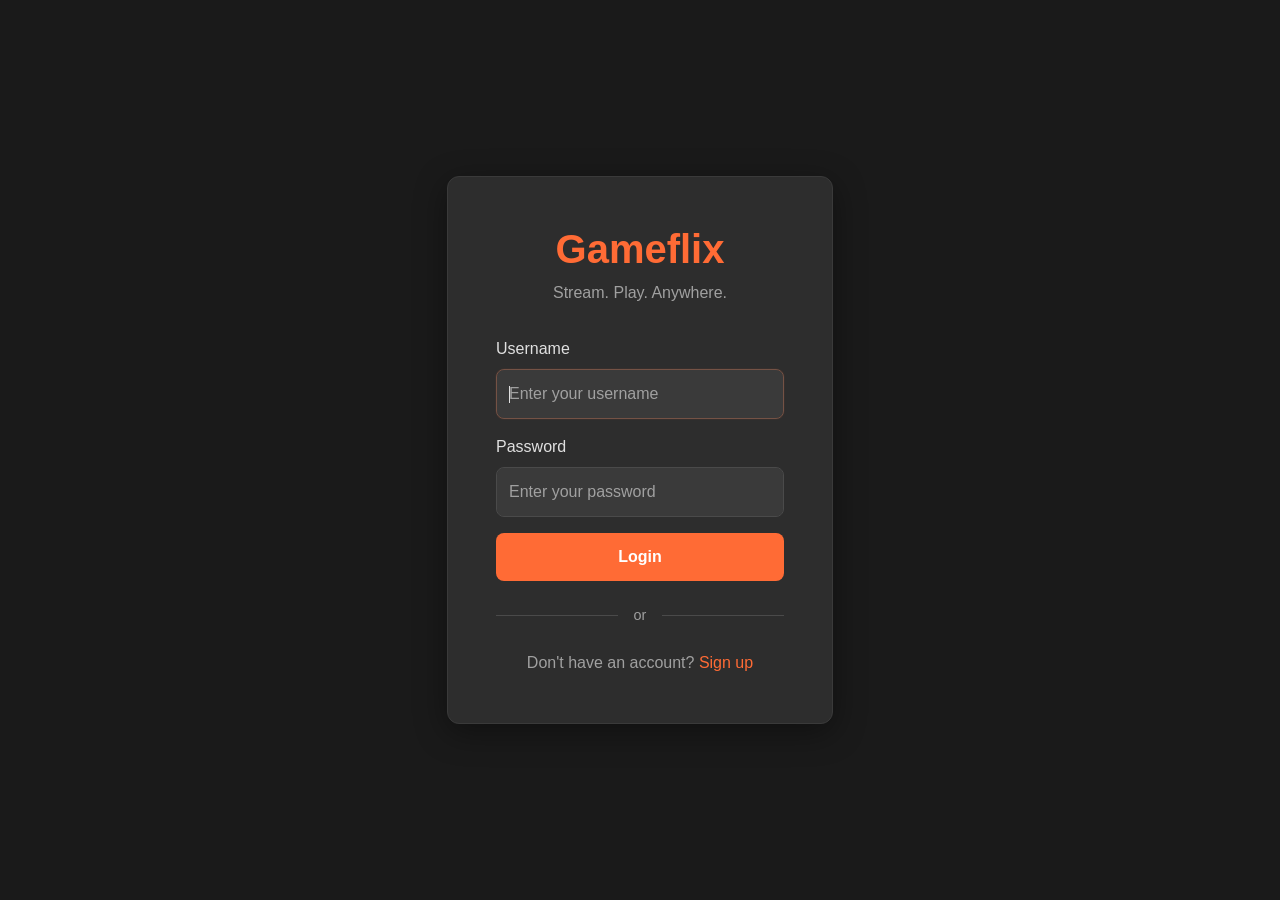
<file: library.html>
<!DOCTYPE html>
<html>
<head>
    <meta charset="UTF-8">
    <meta name="viewport" content="width=device-width, initial-scale=1.0">
    <title>Gameflix - My Library</title>
    <link href="https://cdn.jsdelivr.net/npm/bootstrap@5.3.0/dist/css/bootstrap.min.css" rel="stylesheet">
    <link href="styles.css" rel="stylesheet">
</head>
<style>
        .game-card {
            background-color: var(--card-bg);
            border-radius: 12px;
            overflow: hidden;
            transition: transform 0.3s, box-shadow 0.3s;
            cursor: pointer;
            margin-bottom: 2rem;
            border: 1px solid #3a3a3a;
            height: 100%;
            display: flex;
            flex-direction: column;
        }

        .game-card:hover {
            transform: translateY(-8px);
            box-shadow: 0 8px 24px rgba(255, 107, 53, 0.3);
            border-color: var(--primary-orange);
        }

        .game-card img {
            width: 100%;
            height: 200px;
            object-fit: cover;
        }

        .game-card-body {
            padding: 1.25rem;
            flex-grow: 1;
            display: flex;
            flex-direction: column;
        }

        .game-title {
            font-weight: 600;
            margin-bottom: 0.5rem;
            color: var(--text-primary);
            font-size: 1.1rem;
        }

        .game-meta {
            font-size: 0.9rem;
            color: var(--text-secondary);
            margin-bottom: 0.75rem;
        }

        .play-btn {
            background-color: var(--primary-orange);
            color: white;
            border: none;
            padding: 0.6rem 1.5rem;
            border-radius: 6px;
            font-weight: 600;
            transition: background-color 0.3s;
            width: 100%;
            margin-top: auto;
        }

        .play-btn:hover {
            background-color: var(--secondary-orange);
        }

        .btn-remove {
            background-color: transparent;
            border: 1px solid #dc3545;
            color: #dc3545;
            padding: 0.5rem 1rem;
            border-radius: 6px;
            transition: all 0.3s;
            width: 100%;
            margin-top: 0.5rem;
        }

        .btn-remove:hover {
            background-color: #dc3545;
            color: white;
        }

        .list-view .game-card {
            flex-direction: row;
            height: 180px;
        }

        .list-view .game-card img {
            width: 240px;
            height: 100%;
        }

        .list-view .game-card-body {
            flex-direction: row;
            align-items: center;
            justify-content: space-between;
        }

        .list-view .game-info {
            flex: 1;
        }

        .list-view .game-actions {
            display: flex;
            flex-direction: row;
            gap: 0.5rem;
            min-width: 200px;
        }

       
</style>
<body>
    <!-- Navigation -->
    <nav class="navbar navbar-expand-lg navbar-dark">
        <div class="container-fluid">
            <a class="navbar-brand" href="dashboard.html">Gameflix</a>
            <button class="navbar-toggler" type="button" data-bs-toggle="collapse" data-bs-target="#navbarNav">
                <span class="navbar-toggler-icon"></span>
            </button>
            <div class="collapse navbar-collapse" id="navbarNav">
                <ul class="navbar-nav me-auto">
                    <li class="nav-item">
                        <a class="nav-link" href="dashboard.html">Dashboard</a>
                    </li>
                    <li class="nav-item">
                        <a class="nav-link" href="games.html">All Games</a>
                    </li>
                    <li class="nav-item">
                        <a class="nav-link active" href="library.html">My Library</a>
                    </li>
                    <li class="nav-item">
                        <a class="nav-link" href="lists.html">My Lists</a>
                    </li>
                    <li class="nav-item">
                        <a class="nav-link" href="friends.html">Friends</a>
                    </li>
                </ul>
                <form class="d-flex me-3" onsubmit="return searchLibrary(event)">
                    <input class="form-control search-bar" type="search" id="searchInput" placeholder="Search library..." aria-label="Search">
                </form>
                <div class="d-flex align-items-center">
                    <button class="btn btn-primary" onclick="logout()">Logout</button>
                </div>
            </div>
        </div>
    </nav>

    <!-- Page Header -->
    <div class="container-fluid page-header">
        <h1 class="display-5 fw-bold">My Library</h1>
        <p class="lead text">Your collection of games</p>
    </div>

    <!-- Stats Section -->
    <div class="container-fluid">
        <div class="stats-section">
            <div class="row">
                <div class="col-md-4">
                    <div class="stat-box">
                        <div class="stat-number" id="totalGames">0</div>
                        <div class="stat-label">Total Games</div>
                    </div>
                </div>
                <div class="col-md-4">
                    <div class="stat-box">
                        <div class="stat-number" id="genresCount">0</div>
                        <div class="stat-label">Different Genres</div>
                    </div>
                </div>
                <div class="col-md-4">
                    <div class="stat-box">
                        <div class="stat-number" id="latestAddition">-</div>
                        <div class="stat-label">Latest Addition</div>
                    </div>
                </div>
            </div>
        </div>
    </div>

    <!-- Filters and View Toggle -->
    <div class="container-fluid">
        <div class="filter-section">
            <div class="row align-items-center">
                <div class="col-md-6">
                    <h5 class="mb-3">Sort By</h5>
                    <select class="sort-dropdown" id="sortSelect" onchange="applySorting()">
                        <option value="recent">Recently Added</option>
                        <option value="title-asc">Title: A-Z</option>
                        <option value="title-desc">Title: Z-A</option>
                        <option value="genre">Genre</option>
                        <option value="oldest">Oldest First</option>
                    </select>
                </div>
                <div class="col-md-6 text-end">
                    <label class="me-2">View:</label>
                    <div class="view-toggle d-inline-flex">
                        <button class="view-btn active" onclick="setView('grid')">Grid</button>
                        <button class="view-btn" onclick="setView('list')">List</button>
                    </div>
                </div>
            </div>
        </div>
    </div>

    <!-- Games Grid -->
    <div class="container-fluid">
        <div class="row" id="gamesContainer">
            <div class="loading">
                <div class="spinner-border" role="status"></div>
                <p class="mt-3">Loading your library...</p>
            </div>
        </div>
    </div>

    <!--"Game" window-->
    <iframe id="video"
        frameborder="0"
        allowfullscreen
        style="display:none; width:100%; height:100vh;">
    </iframe>

    <script src="https://cdn.jsdelivr.net/npm/bootstrap@5.3.0/dist/js/bootstrap.bundle.min.js"></script>
    <script>
        const currentUserId = localStorage.getItem('userId');
        const currentUsername = localStorage.getItem('username') || 'Guest';
        const API_URL = "http://localhost:8080";

        console.log(currentUserId);
        console.log(currentUsername);
        

        let libraryGames = [];
        let filteredLibrary = [];

        // Load user library
        async function loadLibrary() {
            try {
                const response = await fetch(`${API_URL}/libraries/user/${currentUserId}`);
                libraryGames = await response.json();
                filteredLibrary = [...libraryGames];
                
                displayLibrary(filteredLibrary);
                updateStats();
            } catch (error) {
                console.error('Error loading library:', error);
                document.getElementById('gamesContainer').innerHTML = 
                    '<div class="col-12 text-center text py-5">Failed to load library</div>';
            }
        }

        // Display library
        function displayLibrary(libraries) {
            const container = document.getElementById('gamesContainer');
            
            if (libraries.length === 0) {
                container.innerHTML = `
                    <div class="col-12 empty-state">
                        <h3>Your library is empty</h3>
                        <p class="text">Start playing games to build your collection</p>
                        <button class="btn btn-primary mt-3" onclick="window.location.href='games.html'">
                            Browse Games
                        </button>
                    </div>
                `;
                return;
            }
            
            container.innerHTML = '';
            libraries.forEach(library => {
                container.innerHTML += createGameCard(library);
            });
        }

        // Create game card
        function createGameCard(library) {
            const game = library.game;
            const genreName = game.genre ? game.genre.name : 'Unknown';
            const coverImage = game.coverImage || 'https://via.placeholder.com/300x200';
            const purchaseDate = library.purchaseDate ? 
                new Date(library.purchaseDate).toLocaleDateString('en-US', { 
                    year: 'numeric', 
                    month: 'short', 
                    day: 'numeric' 
                }) : 'Unknown';
            
            return `
                <div class="col-md-3 col-sm-6">
                    <div class="game-card" onclick="window.location.href='game-detail.html?id=${game.gameId}'">
                        <img src="${coverImage}" alt="${game.title}">
                        <div class="game-card-body">
                            <div>
                                <h5 class="game-title">${game.title}</h5>
                                <p class="game-meta">
                                    ${genreName}
                                    ${game.developer ? ' • ' + game.developer : ''}
                                </p>
                                <div class="purchase-date">
                                    Added: ${purchaseDate}
                                </div>
                            </div>
                            
                            <button class="play-btn" onclick="event.stopPropagation(); playGame(${game.gameId})">
                                Play Now
                            </button>
                            <button class="btn-remove" onclick="event.stopPropagation(); removeFromLibrary(${library.libraryId})">
                                Remove from Library
                            </button>
                        </div>
                    </div>
                </div>
            `;
        }

        // Update stats
        function updateStats() {
            // Total games
            document.getElementById('totalGames').textContent = libraryGames.length;
            
            // Count unique genres
            const genres = new Set(libraryGames.map(lib => 
                lib.game.genre ? lib.game.genre.name : 'Unknown'
            ));
            document.getElementById('genresCount').textContent = genres.size;
            
            // Latest addition
            if (libraryGames.length > 0) {
                const latest = [...libraryGames].sort((a, b) => 
                    new Date(b.purchaseDate) - new Date(a.purchaseDate)
                )[0];
                
                const daysAgo = Math.floor(
                    (new Date() - new Date(latest.purchaseDate)) / (1000 * 60 * 60 * 24)
                );
                
                if (daysAgo === 0) {
                    document.getElementById('latestAddition').textContent = 'Today';
                } else if (daysAgo === 1) {
                    document.getElementById('latestAddition').textContent = 'Yesterday';
                } else if (daysAgo < 30) {
                    document.getElementById('latestAddition').textContent = daysAgo + ' days ago';
                } else {
                    document.getElementById('latestAddition').textContent = new Date(latest.purchaseDate).toLocaleDateString('en-US', { month: 'short', day: 'numeric' });
                }
            }
        }

        // Apply sorting
        function applySorting() {
            const sortValue = document.getElementById('sortSelect').value;
            
            switch(sortValue) {
                case 'recent':
                    filteredLibrary.sort((a, b) => 
                        new Date(b.purchaseDate) - new Date(a.purchaseDate)
                    );
                    break;
                case 'title-asc':
                    filteredLibrary.sort((a, b) => 
                        a.game.title.localeCompare(b.game.title)
                    );
                    break;
                case 'title-desc':
                    filteredLibrary.sort((a, b) => 
                        b.game.title.localeCompare(a.game.title)
                    );
                    break;
                case 'genre':
                    filteredLibrary.sort((a, b) => {
                        const genreA = a.game.genre ? a.game.genre.name : 'Unknown';
                        const genreB = b.game.genre ? b.game.genre.name : 'Unknown';
                        return genreA.localeCompare(genreB);
                    });
                    break;
                case 'oldest':
                    filteredLibrary.sort((a, b) => 
                        new Date(a.purchaseDate) - new Date(b.purchaseDate)
                    );
                    break;
            }
            
            displayLibrary(filteredLibrary);
        }

        // Search library
        function searchLibrary(event) {
            event.preventDefault();
            const query = document.getElementById('searchInput').value.toLowerCase().trim();
            
            if (!query) {
                filteredLibrary = [...libraryGames];
            } else {
                filteredLibrary = libraryGames.filter(lib => 
                    lib.game.title.toLowerCase().includes(query) ||
                    (lib.game.genre && lib.game.genre.name.toLowerCase().includes(query)) ||
                    (lib.game.developer && lib.game.developer.toLowerCase().includes(query))
                );
            }
            
            displayLibrary(filteredLibrary);
            return false;
        }

        // Set view (grid/list)
        function setView(view) {
            const container = document.getElementById('gamesContainer');
            const buttons = document.querySelectorAll('.view-btn');
            
            buttons.forEach(btn => btn.classList.remove('active'));
            event.target.classList.add('active');
            
            if (view === 'list') {
                container.classList.add('list-view');
                container.querySelectorAll('.col-md-3').forEach(col => {
                    col.className = 'col-12';
                });
            } else {
                container.classList.remove('list-view');
                container.querySelectorAll('.col-12').forEach(col => {
                    col.className = 'col-md-3 col-sm-6';
                });
            }
        }

        // Play game
        async function playGame(gameId) {
            try {
                const response = await fetch(`${API_URL}/games/${gameId}`, {
                    method: 'GET'
                });

                const data = await response.json();

                if(data.title === "Resident Evil"){
                    window.location.href = "steam://run/304240"
                }else{
                window.location.href = data.link;
                }

            } catch (error) {
                console.error("Error loading game:", error);
            }
        }

        

        // Remove from library
        async function removeFromLibrary(libraryId) {
            if (confirm('Are you sure you want to remove this game from your library?')) {
                try {
                    const response = await fetch(`${API_URL}/libraries/${libraryId}`, {
                        method: 'DELETE'
                    });
                    
                    if (response.ok) {
                        alert('Game removed from library');
                        loadLibrary(); // Reload library
                    } else {
                        alert('Failed to remove game');
                    }
                } catch (error) {
                    console.error('Error:', error);
                    alert('Failed to remove game');
                }
            }
        }

        //Log Out
        async function logout() {
        localStorage.removeItem("userId");
        localStorage.removeItem("username");
        window.location.href="login.html";
      }

        // Check authentication
        function checkAuth() {
            if (!currentUserId) {
                window.location.href = 'login.html';
            }
        }

        // Initialize
        window.addEventListener('load', function() {
            checkAuth();
            loadLibrary();
        });
    </script>
</body>
</html>
</file>
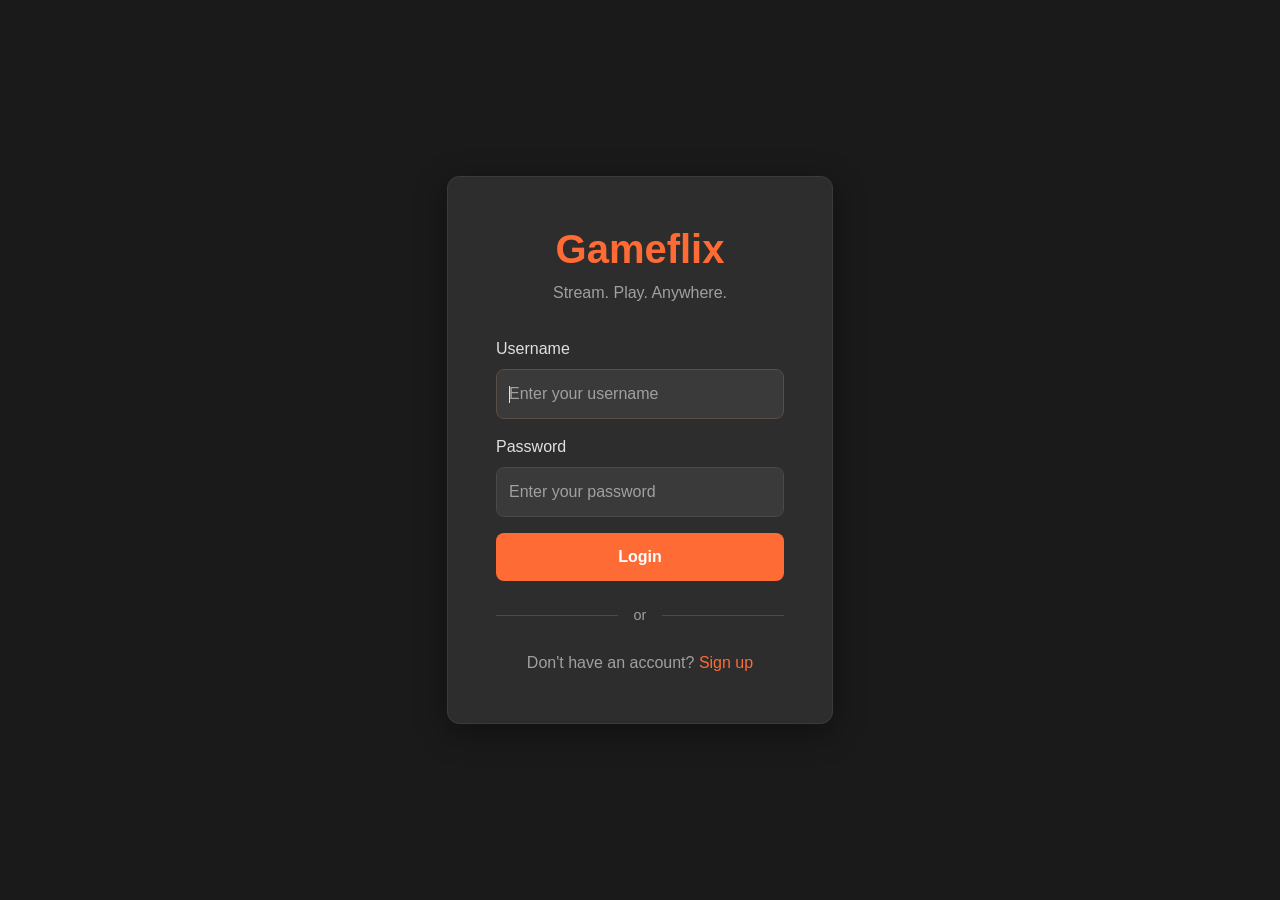
<file: list-detail.html>
<!DOCTYPE html>
<html>
<head>
    <meta charset="UTF-8">
    <meta name="viewport" content="width=device-width, initial-scale=1.0">
    <title>Gameflix - List Detail</title>
    <link href="https://cdn.jsdelivr.net/npm/bootstrap@5.3.0/dist/css/bootstrap.min.css" rel="stylesheet">
    <link href="styles.css" rel="stylesheet">
</head>
<style>
    .game-card {
            background-color: var(--card-bg);
            border-radius: 12px;
            overflow: hidden;
            transition: transform 0.3s, box-shadow 0.3s;
            margin-bottom: 2rem;
            border: 1px solid #3a3a3a;
            display: flex;
            flex-direction: row;
            height: 180px;
        }
</style>
<body>
    <!-- Navigation -->
    <nav class="navbar navbar-expand-lg navbar-dark">
        <div class="container-fluid">
            <a class="navbar-brand" href="dashboard.html">Gameflix</a>
            <button class="navbar-toggler" type="button" data-bs-toggle="collapse" data-bs-target="#navbarNav">
                <span class="navbar-toggler-icon"></span>
            </button>
            <div class="collapse navbar-collapse" id="navbarNav">
                <ul class="navbar-nav me-auto">
                    <li class="nav-item">
                        <a class="nav-link" href="dashboard.html">Dashboard</a>
                    </li>
                    <li class="nav-item">
                        <a class="nav-link" href="games.html">All Games</a>
                    </li>
                    <li class="nav-item">
                        <a class="nav-link" href="library.html">My Library</a>
                    </li>
                    <li class="nav-item">
                        <a class="nav-link" href="lists.html">My Lists</a>
                    </li>
                    <li class="nav-item">
                        <a class="nav-link" href="friends.html">Friends</a>
                    </li>
                </ul>
                <form class="d-flex me-3">
                    <input class="form-control search-bar" type="search" placeholder="Search games..." aria-label="Search">
                </form>
                <div class="d-flex align-items-center">
                    <button class="btn btn-primary" onclick="logout()">Logout</button>
                </div>
            </div>
        </div>
    </nav>

    <!-- Loading State -->
    <div id="loadingState" class="container-fluid mt-4">
        <div class="loading">
            <div class="spinner-border" role="status"></div>
            <p class="mt-3">Loading list...</p>
        </div>
    </div>

    <!-- List Content -->
    <div id="listContent" class="container-fluid mt-4" style="display: none;">
        <!-- List Header -->
        <div class="list-header-section">
            <div class="d-flex align-items-start justify-content-between">
                <div>
                    <h1 class="list-title-large" id="listTitle">List Name</h1>
                    <div class="list-stats">
                        <div class="stat-item">
                            <span id="gameCount">0</span> games
                        </div>
                        <div class="stat-item" id="creationDate">
                            Created: -
                        </div>
                    </div>
                </div>
                <div class="d-flex gap-2">
                    <button class="btn btn-primary" data-bs-toggle="modal" data-bs-target="#addGameModal">
                        Add Games
                    </button>
                    <a href="lists.html" class="btn btn-outline-primary">
                        Back to Lists
                    </a>
                </div>
            </div>
        </div>

        <!-- Games in List -->
        <div class="row">
            <div class="col-12" id="gamesContainer">
                <div class="loading">
                    <div class="spinner-border spinner-border-sm" role="status"></div>
                </div>
            </div>
        </div>
    </div>

    <!-- Add Game Modal -->
    <div class="modal fade" id="addGameModal" tabindex="-1">
        <div class="modal-dialog modal-lg">
            <div class="modal-content">
                <div class="modal-header">
                    <h5 class="modal-title">Add Games to List</h5>
                    <button type="button" class="btn-close" data-bs-dismiss="modal"></button>
                </div>
                <div class="modal-body">
                    <input type="text" class="form-control search-bar mb-3" id="gameSearchInput" placeholder="Search games to add...">
                    <div id="gameSearchResults"></div>
                </div>
                <div class="modal-footer">
                    <button type="button" class="btn btn-secondary" data-bs-dismiss="modal">Close</button>
                </div>
            </div>
        </div>
    </div>

    <script src="https://cdn.jsdelivr.net/npm/bootstrap@5.3.0/dist/js/bootstrap.bundle.min.js"></script>
    <script>
        const urlParams = new URLSearchParams(window.location.search);
        const listId = urlParams.get('id');
        const currentUserId = localStorage.getItem('userId');
        const currentUsername = localStorage.getItem('username') || 'Guest';
        const API_URL = "http://localhost:8080";

        let currentList = null;
        let listGames = [];

        // Load list details
        async function loadListDetails() {
            try {
                const response = await fetch(`${API_URL}/api/lists/${listId}`);
                currentList = await response.json();
                
                // Update header
                document.getElementById('listTitle').textContent = currentList.listName;
                
                if (currentList.creationDate) {
                    const date = new Date(currentList.creationDate);
                    document.getElementById('creationDate').textContent = 
                        'Created: ' + date.toLocaleDateString('en-US', { 
                            year: 'numeric', 
                            month: 'long', 
                            day: 'numeric' 
                        });
                }
                
                // Show content
                document.getElementById('loadingState').style.display = 'none';
                document.getElementById('listContent').style.display = 'block';
                
            } catch (error) {
                console.error('Error loading list:', error);
                alert('Failed to load list details');
                window.location.href = 'lists.html';
            }
        }

        // Load games in list
        async function loadListGames() {
            try {
                const response = await fetch(`${API_URL}/list-games/list/${listId}`);
                listGames = await response.json();
                
                document.getElementById('gameCount').textContent = listGames.length;
                displayGames(listGames);
            } catch (error) {
                console.error('Error loading games:', error);
                document.getElementById('gamesContainer').innerHTML = 
                    '<div class="text-center text">Failed to load games</div>';
            }
        }

        // Display games
        function displayGames(games) {
            const container = document.getElementById('gamesContainer');
            
            if (games.length === 0) {
                container.innerHTML = `
                    <div class="empty-state">
                        <h3>This list is empty</h3>
                        <p class="text">Start adding games to organize your collection</p>
                        <button class="btn btn-primary mt-3" data-bs-toggle="modal" data-bs-target="#addGameModal">
                            Add Your First Game
                        </button>
                    </div>
                `;
                return;
            }
            
            container.innerHTML = '';
            games.forEach(listGame => {
                container.innerHTML += createGameCard(listGame);
            });
        }

        // Create game card
        function createGameCard(listGame) {
            const game = listGame.game;
            const genreName = game.genre ? game.genre.name : 'Unknown';
            const coverImage = game.coverImage || 'https://via.placeholder.com/240x180';
            const addedDate = listGame.added ? 
                new Date(listGame.added).toLocaleDateString('en-US', { 
                    year: 'numeric', 
                    month: 'short', 
                    day: 'numeric' 
                }) : '';
            
            return `
                <div class="game-card">
                    <img src="${coverImage}" alt="${game.title}" onclick="window.location.href='game-detail.html?id=${game.gameId}'">
                    <div class="game-card-body">
                        <div>
                            <h5 class="game-title" onclick="window.location.href='game-detail.html?id=${game.gameId}'">${game.title}</h5>
                            <p class="game-meta">
                                ${genreName}
                                ${game.developer ? ' • ' + game.developer : ''}
                            </p>
                            ${addedDate ? `<p class="added-date">Added: ${addedDate}</p>` : ''}
                        </div>
                        <div class="game-card-actions">
                            <button class="play-btn" onclick="viewGame(${game.gameId})">
                                 View Game
                            </button>
                            <button class="btn-remove" onclick="removeGameFromList(${game.gameId})">
                                Remove
                            </button>
                        </div>
                    </div>
                </div>
            `;
        }

        // Remove game from list
        async function removeGameFromList(gameId) {
            if (confirm('Remove this game from the list?')) {
                try {
                    const response = await fetch(`${API_URL}/list-games`, {
                        method: 'DELETE',
                        headers: {
                            'Content-Type': 'application/json',
                        },
                        body: JSON.stringify({
                            list: listId,
                            game: gameId
                        })
                    });
                    
                    if (response.ok) {
                        alert('Game removed from list');
                        loadListGames(); // Reload games
                    } else {
                        alert('Failed to remove game');
                    }
                } catch (error) {
                    console.error('Error:', error);
                    alert('Failed to remove game');
                }
            }
        }

        // Play game
        function viewGame(gameId) {
            window.location.href = `${API_URL}game-detail.html?id=${gameId}`;
        }

        // Search games to add
        let searchTimeout;
        document.getElementById('gameSearchInput')?.addEventListener('input', function(e) {
            clearTimeout(searchTimeout);
            const query = e.target.value.trim();
            
            if (query.length < 2) {
                document.getElementById('gameSearchResults').innerHTML = '';
                return;
            }
            
            searchTimeout = setTimeout(() => {
                searchGamesToAdd(query);
            }, 300);
        });

        // Search games
        async function searchGamesToAdd(query) {
            try {
                const response = await fetch(`${API_URL}/games/search?title=${encodeURIComponent(query)}`);
                const games = await response.json();
                
                displaySearchResults(games);
            } catch (error) {
                console.error('Error:', error);
            }
        }

        // Display search results
        function displaySearchResults(games) {
            const resultsDiv = document.getElementById('gameSearchResults');
            
            if (games.length === 0) {
                resultsDiv.innerHTML = '<p class="text text-center">No games found</p>';
                return;
            }
            
            // Filter out games already in the list
            const gamesInList = listGames.map(lg => lg.game.gameId);
            const availableGames = games.filter(g => !gamesInList.includes(g.gameId));
            
            if (availableGames.length === 0) {
                resultsDiv.innerHTML = '<p class="text text-center">All matching games are already in this list</p>';
                return;
            }
            
            resultsDiv.innerHTML = availableGames.map(game => {
                const coverImage = game.coverImage || 'https://via.placeholder.com/60';
                const genreName = game.genre ? game.genre.name : 'Unknown';
                
                return `
                    <div class="game-search-result" onclick="addGameToList(${game.gameId})">
                        <img src="${coverImage}" class="game-search-thumb" alt="${game.title}">
                        <div>
                            <strong>${game.title}</strong>
                            <div class="small text">${genreName}</div>
                        </div>
                        <span class="added-badge" style="display: none;" id="badge-${game.gameId}">Added!</span>
                    </div>
                `;
            }).join('');
        }

        // Add game to list
        async function addGameToList(gameId) {
            try {
                const response = await fetch(`${API_URL}/list-games`, {
                    method: 'POST',
                    headers: {
                        'Content-Type': 'application/json',
                    },
                    body: JSON.stringify({
                        list: { listId: parseInt(listId) },
                        game: { gameId: gameId }
                    })
                });
                
                if (response.ok) {
                    document.getElementById('badge-' + gameId).style.display = 'inline-block';
                    setTimeout(() => {
                        loadListGames();
                        document.getElementById('gameSearchInput').value = '';
                        document.getElementById('gameSearchResults').innerHTML = '';
                    }, 1000);
                } else {
                    alert('Failed to add game to list');
                }
            } catch (error) {
                console.error('Error:', error);
                alert('Failed to add game to list');
            }
        }

        // Check authentication
        function checkAuth() {
            if (!currentUserId) {
                window.location.href = 'login.html';
            }
        }

        //Log Out
        async function logout() {
        localStorage.removeItem("userId");
        localStorage.removeItem("username");
        window.location.href="login.html";
      }

        // Initialize
        window.addEventListener('load', function() {
            checkAuth();
            
            if (!listId) {
                alert('No list specified');
                window.location.href = 'lists.html';
                return;
            }
            
            loadListDetails();
            loadListGames();
        });
    </script>
</body>
</html>
</file>
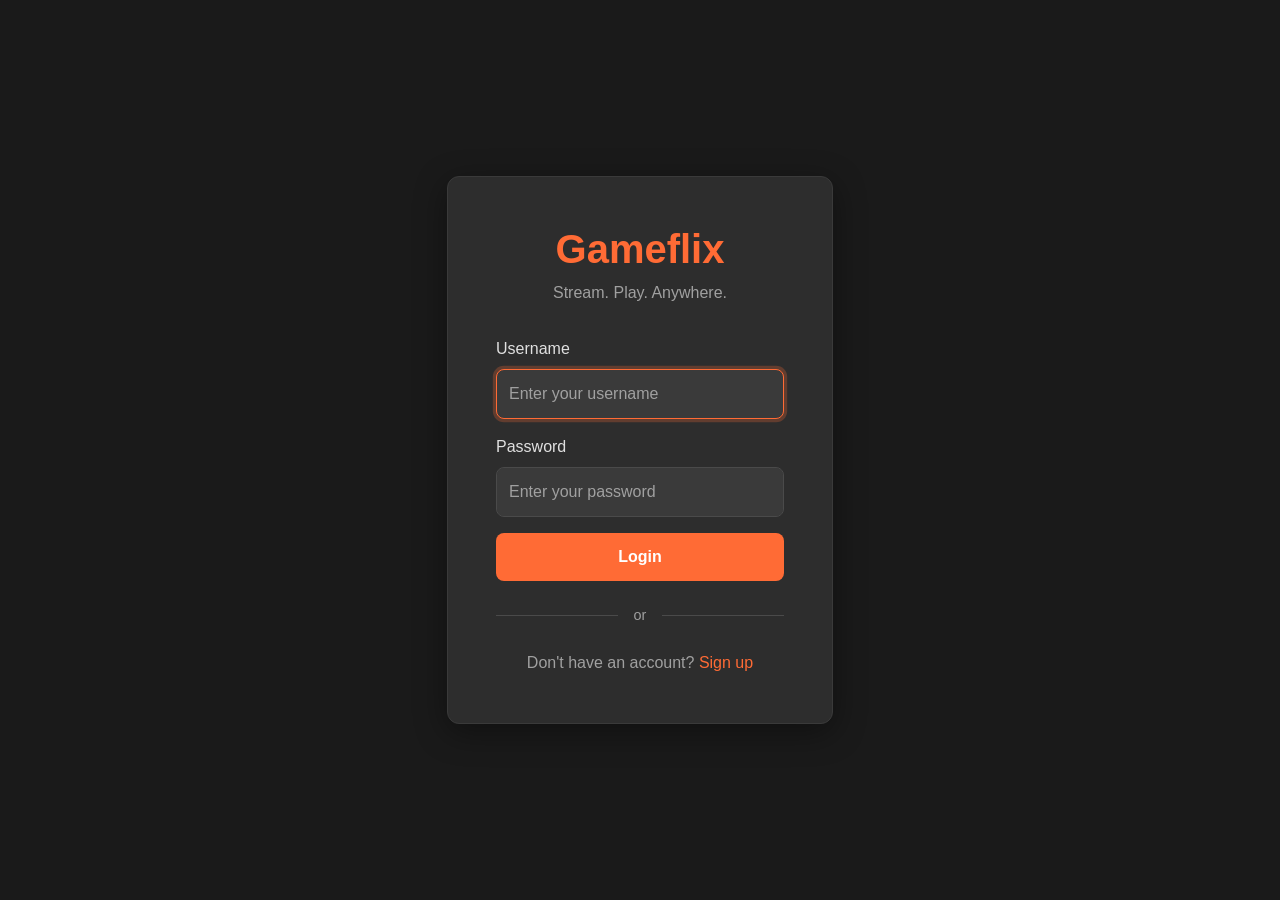
<file: lists.html>
<!DOCTYPE html>
<html>
<head>
    <meta charset="UTF-8">
    <meta name="viewport" content="width=device-width, initial-scale=1.0">
    <title>Gameflix - My Lists</title>
    <link href="https://cdn.jsdelivr.net/npm/bootstrap@5.3.0/dist/css/bootstrap.min.css" rel="stylesheet">
    <link href="styles.css" rel="stylesheet">
</head>
<body>
    <!-- Navigation -->
    <nav class="navbar navbar-expand-lg navbar-dark">
        <div class="container-fluid">
            <a class="navbar-brand" href="dashboard.html">Gameflix</a>
            <button class="navbar-toggler" type="button" data-bs-toggle="collapse" data-bs-target="#navbarNav">
                <span class="navbar-toggler-icon"></span>
            </button>
            <div class="collapse navbar-collapse" id="navbarNav">
                <ul class="navbar-nav me-auto">
                    <li class="nav-item">
                        <a class="nav-link" href="dashboard.html">Dashboard</a>
                    </li>
                    <li class="nav-item">
                        <a class="nav-link" href="games.html">All Games</a>
                    </li>
                    <li class="nav-item">
                        <a class="nav-link" href="library.html">My Library</a>
                    </li>
                    <li class="nav-item">
                        <a class="nav-link active" href="lists.html">My Lists</a>
                    </li>
                    <li class="nav-item">
                        <a class="nav-link" href="friends.html">Friends</a>
                    </li>
                </ul>
                <form class="d-flex me-3" th:action="@{/games/search}" method="get">
                    <input class="form-control search-bar" type="search" name="title" placeholder="Search games..." aria-label="Search">
                </form>
                <div class="d-flex align-items-center">
                    <button class="btn btn-primary" onclick="logout()">Logout</button>
                </div>
            </div>
        </div>
    </nav>

    <!-- Page Header -->
    <div class="container-fluid page-header">
        <div class="row align-items-center">
            <div class="col-md-8">
                <h1 class="display-5 fw-bold">My Game Lists</h1>
                <p class="lead text">Organize your games into custom collections</p>
            </div>
            <div class="col-md-4 text-end">
                <button class="btn btn-primary btn-lg" data-bs-toggle="modal" data-bs-target="#createListModal">
                    Create New List
                </button>
            </div>
        </div>
    </div>

    <!-- Lists Grid -->
    <div class="container-fluid">
        <div class="row" id="listsContainer">
            <div class="loading">
                <div class="spinner-border" role="status"></div>
                <p class="mt-3">Loading your lists...</p>
            </div>
        </div>
    </div>

    <!-- Create List Modal -->
    <div class="modal fade" id="createListModal" tabindex="-1">
        <div class="modal-dialog">
            <div class="modal-content">
                <div class="modal-header">
                    <h5 class="modal-title">Create New List</h5>
                    <button type="button" class="btn-close" data-bs-dismiss="modal"></button>
                </div>
                <form id="createListForm">
                    <div class="modal-body">
                        <div class="mb-3">
                            <label for="listName" class="form-label">List Name</label>
                            <input type="text" class="form-control" id="listName" required placeholder="e.g., Wishlist, Favorites, To Play">
                        </div>
                    </div>
                    <div class="modal-footer">
                        <button type="button" class="btn btn-secondary" data-bs-dismiss="modal">Cancel</button>
                        <button type="submit" class="btn btn-primary">Create List</button>
                    </div>
                </form>
            </div>
        </div>
    </div>

    <script src="https://cdn.jsdelivr.net/npm/bootstrap@5.3.0/dist/js/bootstrap.bundle.min.js"></script>
    <script>
        const currentUserId = localStorage.getItem('userId');
        const currentUsername = localStorage.getItem('username') || 'Guest';
        const API_URL = "http://localhost:8080";

        let userLists = [];

        
        // Load user lists
        async function loadLists() {
            try {
                const response = await fetch(`${API_URL}/api/lists/user/${currentUserId}`);
                userLists = await response.json();
                
                // Load game counts and thumbnails for each list
                for (let list of userLists) {
                    await loadListGames(list);
                }
                
                displayLists(userLists);
            } catch (error) {
                console.error('Error loading lists:', error);
                document.getElementById('listsContainer').innerHTML = 
                    '<div class="col-12 text-center text py-5">Failed to load lists</div>';
            }
        }

        // Load games for a specific list
        async function loadListGames(list) {
            try {
                const response = await fetch(`${API_URL}/list-games/list/${list.listId}`);
                const listGames = await response.json();
                
                list.gameCount = listGames.length;
                list.gameThumbnails = listGames.slice(0, 4).map(lg => 
                    lg.game.coverImage || 'https://via.placeholder.com/80'
                );
            } catch (error) {
                console.error('Error loading list games:', error);
                list.gameCount = 0;
                list.gameThumbnails = [];
            }
        }

        // Display lists
        function displayLists(lists) {
            const container = document.getElementById('listsContainer');
            
            if (lists.length === 0) {
                container.innerHTML = `
                    <div class="col-12 empty-state">
                        <h3>No lists yet</h3>
                        <p class="text">Create your first list to start organizing your games</p>
                        <button class="btn btn-primary mt-3" data-bs-toggle="modal" data-bs-target="#createListModal">
                            Create Your First List
                        </button>
                    </div>
                `;
                return;
            }
            
            container.innerHTML = `
                <div class="col-lg-4 col-md-6">
                    <div class="create-list-card" data-bs-toggle="modal" data-bs-target="#createListModal">
                        <h3>Create New List</h3>
                        <p class="text">Organize games your way</p>
                    </div>
                </div>
            `;
            
            lists.forEach(list => {
                container.innerHTML += createListCard(list);
            });
        }

        // Create list card
        function createListCard(list) {
            const creationDate = list.creationDate ? 
                new Date(list.creationDate).toLocaleDateString('en-US', { 
                    year: 'numeric', 
                    month: 'short', 
                    day: 'numeric' 
                }) : 'Unknown';
            
            let thumbnailsHtml = '';
            if (list.gameThumbnails && list.gameThumbnails.length > 0) {
                thumbnailsHtml = '<div class="list-games-preview">';
                list.gameThumbnails.forEach(thumb => {
                    thumbnailsHtml += `<img src="${thumb}" class="list-game-thumb" alt="Game">`;
                });
                thumbnailsHtml += '</div>';
            }
            
            return `
                <div class="col-lg-4 col-md-6">
                    <div class="list-card" onclick="viewList(${list.listId})">
                        <div class="list-header">
                            <h3 class="list-title">${list.listName}</h3>
                        </div>
                        
                        <div class="list-meta">
                            ${list.gameCount || 0} games • Created ${creationDate}
                        </div>
                        
                        ${thumbnailsHtml}
                        
                        <div class="list-actions" onclick="event.stopPropagation()">
                            <button class="btn-list-action" onclick="viewList(${list.listId})">
                                View
                            </button>
                            <button class="btn-list-action text-danger" onclick="deleteList(${list.listId})">
                                Delete
                            </button>
                        </div>
                    </div>
                </div>
            `;
        }

        // View list
        function viewList(listId) {
            window.location.href = `list-detail.html?id=${listId}`;
        }

        // Delete list
        async function deleteList(listId) {
            if (confirm('Are you sure you want to delete this list? This action cannot be undone.')) {
                try {
                    const response = await fetch(`${API_URL}/api/lists/${listId}`, {
                        method: 'DELETE'
                    });
                    
                    if (response.ok) {
                        alert('List deleted successfully');
                        loadLists(); // Reload lists
                    } else {
                        alert('Failed to delete list');
                    }
                } catch (error) {
                    console.error('Error:', error);
                    alert('Failed to delete list');
                }
            }
        }

        // Create list form submission
        document.getElementById('createListForm').addEventListener('submit', async function(e) {
            e.preventDefault();
            
            const listName = document.getElementById('listName').value;
            
            try {
                const response = await fetch(`${API_URL}/api/lists`, {
                    method: 'POST',
                    headers: {
                        'Content-Type': 'application/json',
                    },
                    body: JSON.stringify({
                        user: { id: parseInt(currentUserId) },
                        listName: listName,
                        creationDate: new Date().toISOString()
                    })
                });
                
                if (response.ok) {
                    alert('List created successfully!');
                    bootstrap.Modal.getInstance(document.getElementById('createListModal')).hide();
                    document.getElementById('listName').value = '';
                    loadLists(); // Reload lists
                } else {
                    alert('Failed to create list');
                }
            } catch (error) {
                console.error('Error:', error);
                alert('Failed to create list');
            }
        });

        // Check authentication
        function checkAuth() {
            if (!currentUserId) {
                window.location.href = 'login.html';
            }
        }

        //Log Out
        async function logout() {
        localStorage.removeItem("userId");
        localStorage.removeItem("username");
        window.location.href="login.html";
      }

        // Initialize
        window.addEventListener('load', function() {
            checkAuth();
            loadLists();
        });
    </script>
</body>
</html>
</file>
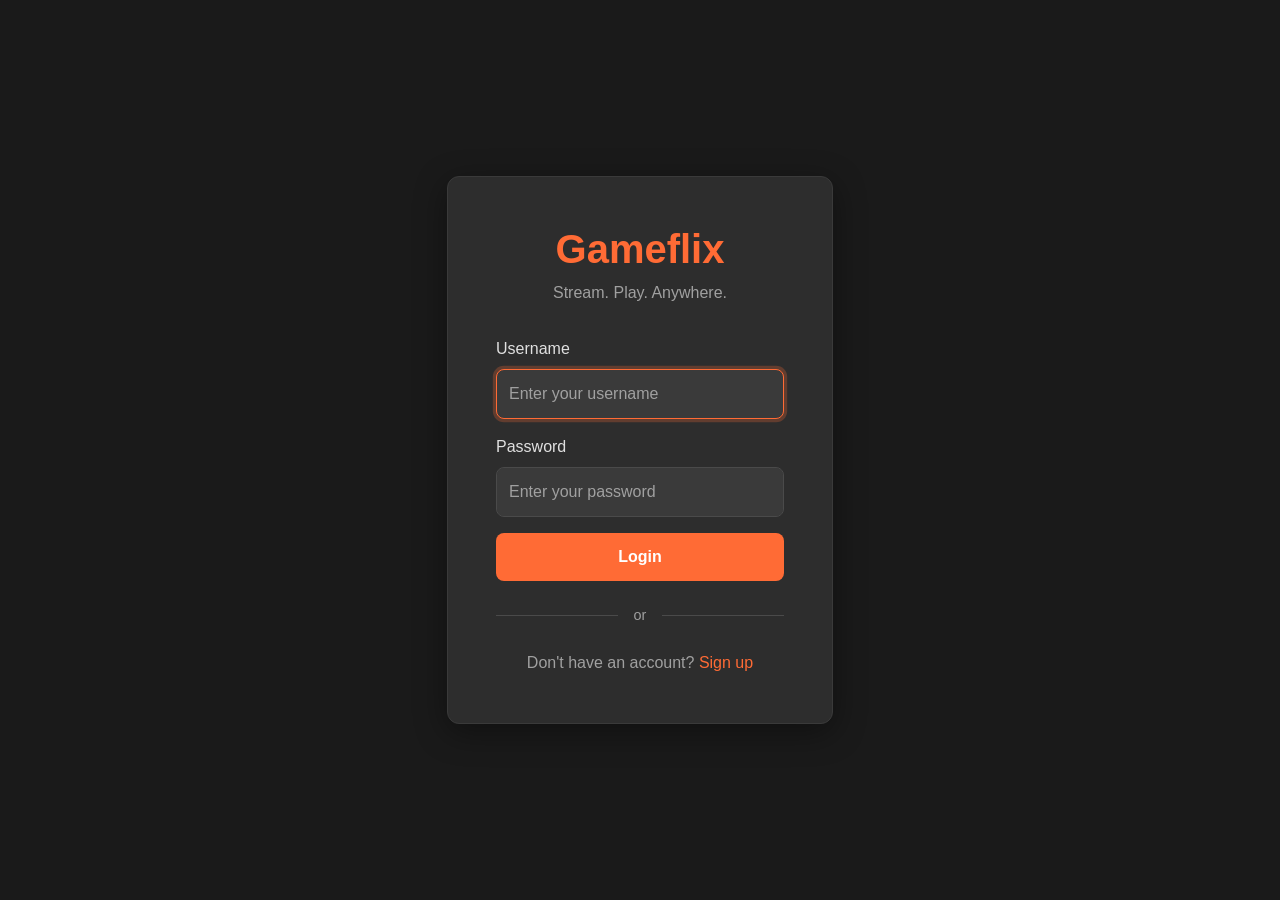
<file: login.html>
<!DOCTYPE html>
<html>
<head>
    <meta charset="UTF-8">
    <meta name="viewport" content="width=device-width, initial-scale=1.0">
    <title>Gameflix - Login</title>
    <link href="https://cdn.jsdelivr.net/npm/bootstrap@5.3.0/dist/css/bootstrap.min.css" rel="stylesheet">
    <link href="loginstyles.css" rel="stylesheet">
</head>
<body>
<div class="login-container">
    <div class="login-card">
        <div class="logo">
            <h1>Gameflix</h1>
            <p>Stream. Play. Anywhere.</p>
        </div>

        <!-- Alert Messages -->
        <div id="alertMessage" class="alert"></div>

        <!-- Login Form -->
        <form id="loginForm">
            <div class="mb-3">
                <label for="username" class="form-label">Username</label>
                <input type="text" class="form-control" id="username" name="username"
                       placeholder="Enter your username" required autofocus>
            </div>

            <div class="mb-3">
                <label for="password" class="form-label">Password</label>
                <input type="password" class="form-control" id="password" name="password"
                       placeholder="Enter your password" required>
            </div>

            <button type="submit" class="btn-login" id="loginBtn" style="background-color: #ff6b35; color: white; ">Login</button>
        </form>

        <!-- Divider -->
        <div class="divider">
            <span>or</span>
        </div>

        <!-- Sign Up Link -->
        <div class="text-center-link">
            Don't have an account?
            <a href="register.html" class="link-text">Sign up</a>
        </div>
    </div>
</div>

<script src="https://cdn.jsdelivr.net/npm/bootstrap@5.3.0/dist/js/bootstrap.bundle.min.js"></script>
<script>
    const loginForm = document.getElementById('loginForm');
    const loginBtn = document.getElementById('loginBtn');
    const alertMessage = document.getElementById('alertMessage');

    const API_URL = "http://localhost:8080"

    // Check for success message from registration
    const urlParams = new URLSearchParams(window.location.search);
    if (urlParams.get('registered') === 'true') {
        showAlert('Account created successfully! Please login.', 'success');
    }

    loginForm.addEventListener('submit', async function(e) {
        e.preventDefault();

        const username = document.getElementById('username').value;
        const password = document.getElementById('password').value;

        console.log(username);
        console.log(password);

        // Disable button and show loading
        loginBtn.disabled = true;
        loginBtn.textContent = 'Logging in...';

        try{
             const response = await fetch(`${API_URL}/api/login?username=${encodeURIComponent(username)}&password=${encodeURIComponent(password)}`,{
                method: "POST"
                

            });

            if (response.ok) {
                const user = await response.json();
                alert("Logged in as: " + user.username);

                console.log(user.userId);

                localStorage.setItem("userId", user.id);
                localStorage.setItem("username", user.username);
                window.location.href = "dashboard.html";
                
            } else {
                showAlert("Login failed. Check your username and password.", 'danger');
                loginBtn.disabled = false;
                loginBtn.textContent = 'Login';
            }
        } catch (error) {
            console.error('Error:', error);
            showAlert("An error occured while logging in", 'danger');
            loginBtn.disabled = false;
            loginBtn.textContent = 'Login';
        }
    });

    function showAlert(message, type) {
        alertMessage.textContent = message;
        alertMessage.className = 'alert alert-' + type;
        alertMessage.style.display = 'block';
    }


</script>
</body>
</html>
</file>
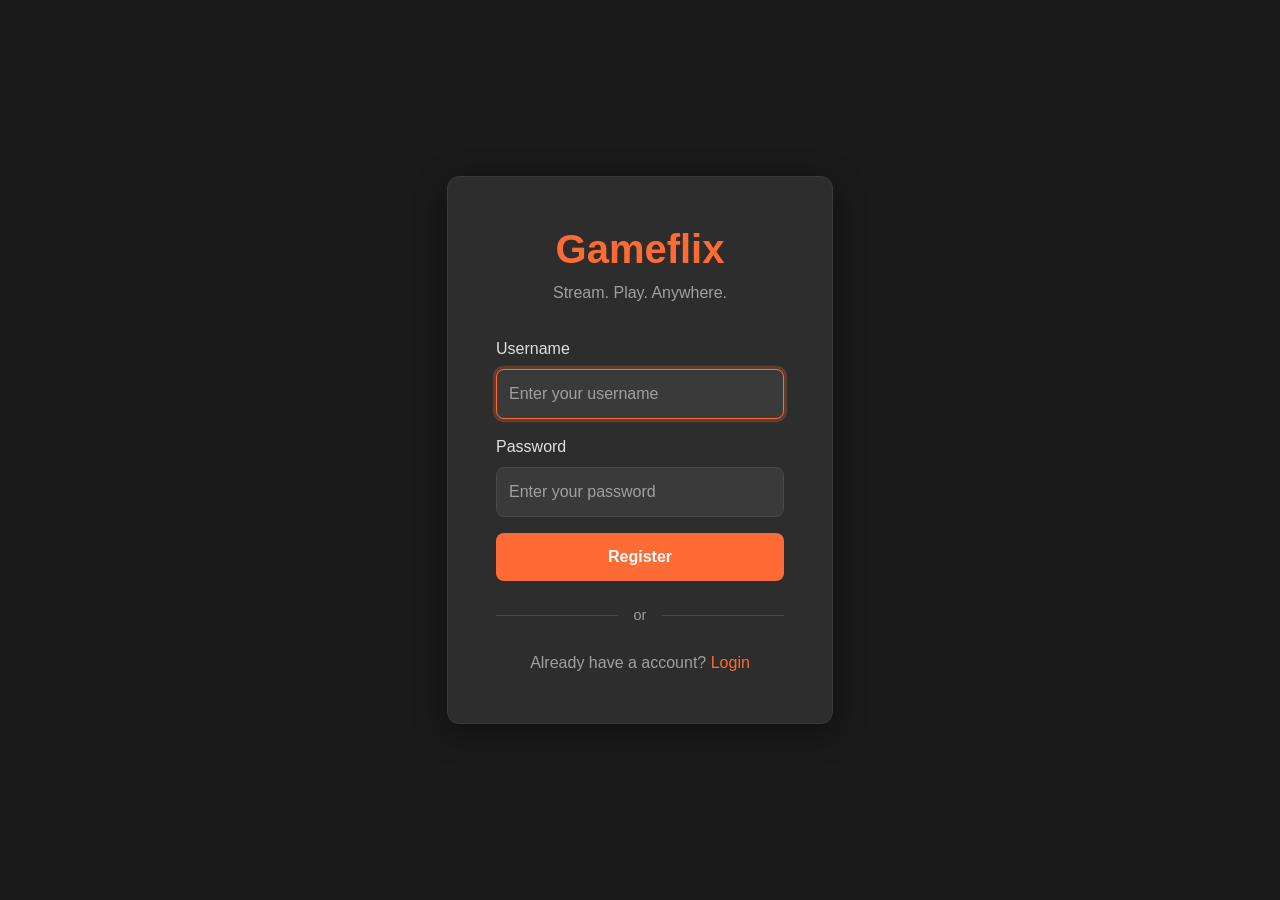
<file: register.html>
<!DOCTYPE html>
<html>
<head>
    <meta charset="UTF-8">
    <meta name="viewport" content="width=device-width, initial-scale=1.0">
    <title>Gameflix - Register</title>
    <link href="https://cdn.jsdelivr.net/npm/bootstrap@5.3.0/dist/css/bootstrap.min.css" rel="stylesheet">
    <link href="loginstyles.css" rel="stylesheet">
</head>
<body>
<div class="login-container">
    <div class="login-card">
        <div class="logo">
            <h1>Gameflix</h1>
            <p>Stream. Play. Anywhere.</p>
        </div>

        <!-- Alert Messages -->
        <div id="alertMessage" class="alert"></div>

        <!-- Login Form -->
        <form id="loginForm">
            <div class="mb-3">
                <label for="username" class="form-label">Username</label>
                <input type="text" class="form-control" id="username" name="username"
                       placeholder="Enter your username" required autofocus>
            </div>

            <div class="mb-3">
                <label for="password" class="form-label">Password</label>
                <input type="password" class="form-control" id="password" name="password"
                       placeholder="Enter your password" required>
            </div>

            <button type="submit" class="btn-login" id="loginBtn" style="background-color: #ff6b35; color: white; ">Register</button>
        </form>

        <!-- Divider -->
        <div class="divider">
            <span>or</span>
        </div>

        <!-- Sign Up Link -->
        <div class="text-center-link">
            Already have a account?
            <a href="login.html" class="link-text">Login</a>
        </div>
    </div>
</div>

<script src="https://cdn.jsdelivr.net/npm/bootstrap@5.3.0/dist/js/bootstrap.bundle.min.js"></script>
<script>
    const loginForm = document.getElementById('loginForm');
    const loginBtn = document.getElementById('loginBtn');
    const alertMessage = document.getElementById('alertMessage');

    const API_URL = "http://localhost:8080"

    // Check for success message from registration
    const urlParams = new URLSearchParams(window.location.search);
    if (urlParams.get('registered') === 'true') {
        showAlert('Account created successfully! Please login.', 'success');
    }

    loginForm.addEventListener('submit', async function(e) {
        e.preventDefault();

        const username = document.getElementById('username').value;
        const password = document.getElementById('password').value;

        const loginData = {
            username: username,
            password: password
        };

        console.log(username);
        console.log(password);

        // Disable button and show loading
        loginBtn.disabled = true;
        loginBtn.textContent = 'Registering...';

        try{
             const response = await fetch(`${API_URL}/api/register`,{
                method: "POST",
                headers: {
                    "Content-Type": "application/json"
                },
                body: JSON.stringify(loginData)

            });

            if (response.ok) {
                alert("Account created successfully!");
                window.location.href = "login.html";
                
            } else {
                showAlert("Register failed. Check your username and password.", 'danger');
                loginBtn.disabled = false;
                loginBtn.textContent = 'Login';
            }
        } catch (error) {
            console.error('Error:', error);
            showAlert("An error occured while registering", 'danger');
            loginBtn.disabled = false;
            loginBtn.textContent = 'Login';
        }
    });

    function showAlert(message, type) {
        alertMessage.textContent = message;
        alertMessage.className = 'alert alert-' + type;
        alertMessage.style.display = 'block';
    }


</script>
</body>
</html>
</file>
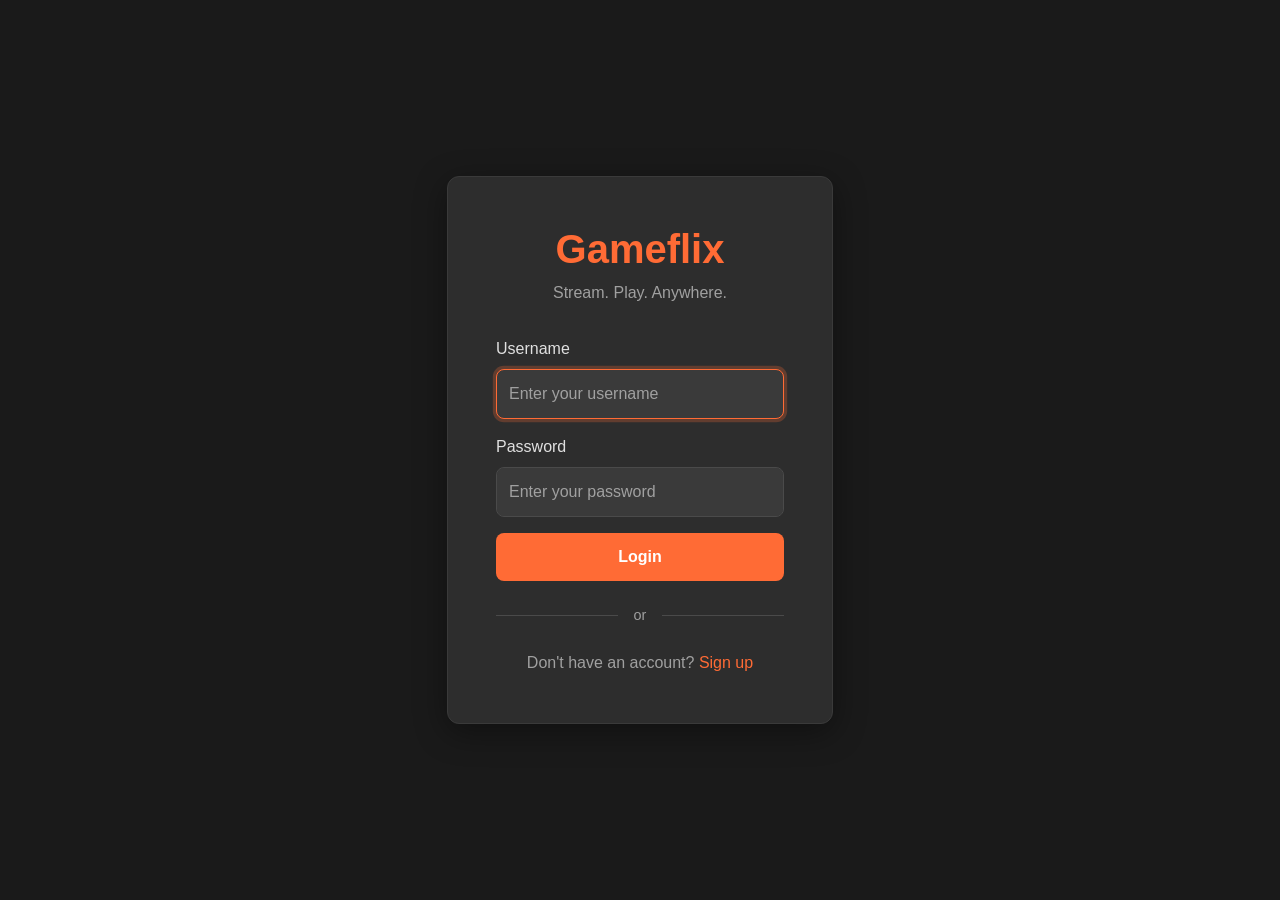
<file: src/main/resources/templates/login.html>
<!DOCTYPE html>
<html>
<head>
    <meta charset="UTF-8">
    <meta name="viewport" content="width=device-width, initial-scale=1.0">
    <title>Gameflix - Login</title>
    <link href="https://cdn.jsdelivr.net/npm/bootstrap@5.3.0/dist/css/bootstrap.min.css" rel="stylesheet">
    <style>
        :root {
            --primary-orange: #ff6b35;
            --secondary-orange: #ff8c42;
            --dark-bg: #1a1a1a;
            --card-bg: #2d2d2d;
            --hover-bg: #3a3a3a;
            --text-primary: #e0e0e0;
            --text-secondary: #a0a0a0;
        }

        body {
            background-color: var(--dark-bg);
            color: var(--text-primary);
            font-family: 'Segoe UI', Tahoma, Geneva, Verdana, sans-serif;
            min-height: 100vh;
            display: flex;
            align-items: center;
            justify-content: center;
        }

        .login-container {
            max-width: 450px;
            width: 100%;
            padding: 2rem;
        }

        .login-card {
            background-color: var(--card-bg);
            border-radius: 12px;
            padding: 3rem;
            border: 1px solid #3a3a3a;
            box-shadow: 0 8px 32px rgba(0, 0, 0, 0.4);
        }

        .logo {
            text-align: center;
            margin-bottom: 2rem;
        }

        .logo h1 {
            font-size: 2.5rem;
            font-weight: bold;
            color: var(--primary-orange);
            margin-bottom: 0.5rem;
        }

        .logo p {
            color: var(--text-secondary);
            margin: 0;
        }

        .form-label {
            color: var(--text-primary);
            font-weight: 500;
            margin-bottom: 0.5rem;
        }

        .form-control {
            background-color: var(--hover-bg);
            border: 1px solid #4a4a4a;
            color: var(--text-primary);
            padding: 0.75rem;
            border-radius: 8px;
        }

        .form-control:focus {
            background-color: var(--hover-bg);
            border-color: var(--primary-orange);
            color: var(--text-primary);
            box-shadow: 0 0 0 0.2rem rgba(255, 107, 53, 0.25);
        }

        .form-control::placeholder {
            color: var(--text-secondary);
        }

        .btn-login {
            background-color: var(--primary-orange);
            border: none;
            color: white;
            padding: 0.75rem;
            border-radius: 8px;
            font-weight: 600;
            font-size: 1rem;
            width: 100%;
            transition: background-color 0.3s;
        }


        .btn-login:disabled {
            opacity: 0.6;
            cursor: not-allowed;
        }

        .form-check-input {
            background-color: var(--hover-bg);
            border-color: #4a4a4a;
        }

        .form-check-input:checked {
            background-color: var(--primary-orange);
            border-color: var(--primary-orange);
        }

        .form-check-input:focus {
            box-shadow: 0 0 0 0.2rem rgba(255, 107, 53, 0.25);
        }

        .form-check-label {
            color: var(--text-primary);
        }

        .divider {
            display: flex;
            align-items: center;
            text-align: center;
            margin: 1.5rem 0;
        }

        .divider::before,
        .divider::after {
            content: '';
            flex: 1;
            border-bottom: 1px solid #4a4a4a;
        }

        .divider span {
            padding: 0 1rem;
            color: var(--text-secondary);
            font-size: 0.9rem;
        }

        .link-text {
            color: var(--primary-orange);
            text-decoration: none;
            transition: color 0.3s;
            cursor: pointer;
        }

        .link-text:hover {
            color: var(--secondary-orange);
        }

        .text-center-link {
            text-align: center;
            margin-top: 1.5rem;
            color: var(--text-secondary);
        }

        .alert {
            background-color: var(--hover-bg);
            border: 1px solid #4a4a4a;
            border-radius: 8px;
            color: var(--text-primary);
            margin-bottom: 1.5rem;
            padding: 1rem;
            display: none;
        }

        .alert-danger {
            border-color: #dc3545;
            background-color: rgba(220, 53, 69, 0.1);
            color: #ff6b6b;
            display: block;
        }

        .alert-success {
            border-color: #28a745;
            background-color: rgba(40, 167, 69, 0.1);
            color: #6bff6b;
            display: block;
        }

        .forgot-password {
            text-align: right;
            margin-top: 0.5rem;
        }

        .forgot-password a {
            color: var(--text-secondary);
            text-decoration: none;
            font-size: 0.9rem;
            transition: color 0.3s;
            cursor: pointer;
        }

        .forgot-password a:hover {
            color: var(--primary-orange);
        }
    </style>
</head>
<body>
<div class="login-container">
    <div class="login-card">
        <div class="logo">
            <h1>Gameflix</h1>
            <p>Stream. Play. Anywhere.</p>
        </div>

        <!-- Alert Messages -->
        <div id="alertMessage" class="alert"></div>

        <!-- Login Form -->
        <form id="loginForm">
            <div class="mb-3">
                <label for="username" class="form-label">Username</label>
                <input type="text" class="form-control" id="username" name="username"
                       placeholder="Enter your username" required autofocus>
            </div>

            <div class="mb-3">
                <label for="password" class="form-label">Password</label>
                <input type="password" class="form-control" id="password" name="password"
                       placeholder="Enter your password" required>
            </div>

            <button type="submit" class="btn-login" id="loginBtn" style="background-color: #ff6b35; color: white; ">Login</button>
        </form>

        <!-- Divider -->
        <div class="divider">
            <span>or</span>
        </div>

        <!-- Sign Up Link -->
        <div class="text-center-link">
            Don't have an account?
            <a href="register.html" class="link-text">Sign up</a>
        </div>
    </div>
</div>

<script src="https://cdn.jsdelivr.net/npm/bootstrap@5.3.0/dist/js/bootstrap.bundle.min.js"></script>
<script>
    const loginForm = document.getElementById('loginForm');
    const loginBtn = document.getElementById('loginBtn');
    const alertMessage = document.getElementById('alertMessage');

    // Check for success message from registration
    const urlParams = new URLSearchParams(window.location.search);
    if (urlParams.get('registered') === 'true') {
        showAlert('Account created successfully! Please login.', 'success');
    }

    loginForm.addEventListener('submit', async function(e) {
        e.preventDefault();

        const username = document.getElementById('username').value;
        const password = document.getElementById('password').value;

        console.log(username);
        console.log(password);

        // Disable button and show loading
        loginBtn.disabled = true;
        loginBtn.textContent = 'Logging in...';

        try {
            const response = await fetch('/api/login', {
                method: 'POST',
                headers: {
                    'Content-Type': 'application/json',
                },
                body: JSON.stringify({
                    username: username,
                    password: password
                })
            });

            const data = await response.json();

            if (response.ok && data.message) {
                // Store token or session info if needed

                // Check the message to determine success
                if (data.message.toLowerCase().includes('success') ||
                    data.message.toLowerCase().includes('login successful')) {
                    showAlert('Login successful! Redirecting...', 'success');

                    // Redirect to dashboard after short delay
                    setTimeout(() => {
                        window.location.href = '/index.html';
                    }, 1000);
                } else {
                    // Message indicates failure
                    showAlert(data.message, 'danger');
                    loginBtn.disabled = false;
                    loginBtn.textContent = 'Login';
                }
            } else {
                showAlert(data.message || 'Login failed. Please try again.', 'danger');
                loginBtn.disabled = false;
                loginBtn.textContent = 'Login';
            }
        } catch (error) {
            console.error('Error:', error);
            showAlert('An error occurred. Please try again.', 'danger');
            loginBtn.disabled = false;
            loginBtn.textContent = 'Login';
        }
    });

    function showAlert(message, type) {
        alertMessage.textContent = message;
        alertMessage.className = 'alert alert-' + type;
        alertMessage.style.display = 'block';
    }


</script>
</body>
</html>
</file>
<file: styles.css>
:root {
            --primary-orange: #ff6b35;
            --secondary-orange: #ff8c42;
            --dark-bg: #1a1a1a;
            --card-bg: #2d2d2d;
            --hover-bg: #3a3a3a;
            --text-primary: #e0e0e0;
            --text-secondary: #a0a0a0;
        }

        body {
            background-color: var(--dark-bg);
            color: var(--text-primary);
            font-family: 'Segoe UI', Tahoma, Geneva, Verdana, sans-serif;
        }

        .navbar {
            background-color: var(--card-bg);
            padding: 1rem 0;
            box-shadow: 0 2px 10px rgba(0, 0, 0, 0.3);
        }

        .navbar-brand {
            font-size: 1.8rem;
            font-weight: bold;
            color: var(--primary-orange) !important;
        }

        .nav-link {
            color: var(--text-primary) !important;
            transition: color 0.3s;
        }

        .nav-link:hover, .nav-link.active {
            color: var(--primary-orange) !important;
        }

        .search-bar {
            background-color: var(--hover-bg);
            border: 1px solid #4a4a4a;
            color: var(--text-primary);
            border-radius: 6px;
            padding: 0.6rem 1rem;
        }

        .search-bar:focus {
            background-color: var(--hover-bg);
            color: var(--text-primary);
            border-color: var(--primary-orange);
            box-shadow: 0 0 0 0.2rem rgba(255, 107, 53, 0.25);
        }

        .search-bar::placeholder{
            color:var(--text-primary);
        }

        .hero-section {
            background: linear-gradient(135deg, #2d2d2d 0%, #1a1a1a 100%);
            padding: 4rem 0;
            margin-bottom: 3rem;
            border-radius: 12px;
            border: 1px solid var(--primary-orange);
            position: relative;
            overflow: hidden;
        }

        .hero-section::before {
            content: '';
            position: absolute;
            top: 0;
            left: 0;
            right: 0;
            bottom: 0;
            background: linear-gradient(135deg, rgba(255, 107, 53, 0.1), rgba(255, 140, 66, 0.05));
        }

        .hero-section .container {
            position: relative;
            z-index: 1;
        }

        .section-title {
            font-size: 1.6rem;
            font-weight: 600;
            margin-bottom: 1.5rem;
            color: var(--text-primary);
            border-left: 4px solid var(--primary-orange);
            padding-left: 1rem;
        }

        .game-card {
            background-color: var(--card-bg);
            border-radius: 12px;
            overflow: hidden;
            transition: transform 0.3s, box-shadow 0.3s;
            cursor: pointer;
            margin-bottom: 2rem;
            border: 1px solid #3a3a3a;
        }

        .game-card:hover {
            transform: translateY(-8px);
            box-shadow: 0 8px 24px rgba(255, 107, 53, 0.3);
            border-color: var(--primary-orange);
        }

        .game-card img {
            width: 100%;
            height: 250px;
            object-fit: cover;
        }

        .game-card-body {
            padding: 1.25rem;
        }

        .game-title {
            font-weight: 600;
            margin-bottom: 0.5rem;
            color: var(--text-primary);
            font-size: 1.1rem;
        }

        .game-meta {
            font-size: 0.9rem;
            color: var(--text-secondary);
            margin-bottom: 0.75rem;
        }

        .play-btn {
            background-color: var(--primary-orange);
            color: white;
            border: none;
            padding: 0.6rem 1.5rem;
            border-radius: 6px;
            font-weight: 600;
            transition: background-color 0.3s;
            width: 100%;
        }

        .play-btn:hover {
            background-color: var(--secondary-orange);
        }

        .badge-new {
            background-color: var(--primary-orange);
            color: white;
            padding: 0.3rem 0.7rem;
            border-radius: 4px;
            font-size: 0.75rem;
            font-weight: bold;
            display: inline-block;
            margin-bottom: 0.5rem;
        }

        .sidebar {
            background-color: var(--card-bg);
            padding: 1.5rem;
            border-radius: 12px;
            margin-bottom: 1.5rem;
            border: 1px solid #3a3a3a;
        }

        .user-avatar {
            width: 45px;
            height: 45px;
            border-radius: 50%;
            object-fit: cover;
            border: 2px solid var(--primary-orange);
        }

        .btn-primary {
            background-color: var(--primary-orange);
            border-color: var(--primary-orange);
            font-weight: 600;
        }

        .btn-primary:hover {
            background-color: var(--secondary-orange);
            border-color: var(--secondary-orange);
        }

        .stats-box {
            background-color: var(--hover-bg);
            padding: 1rem;
            border-radius: 8px;
            margin-bottom: 1rem;
            border-left: 3px solid var(--primary-orange);
        }

        .stats-number {
            font-size: 1.5rem;
            font-weight: bold;
            color: var(--primary-orange);
        }

        .quick-action {
            background-color: var(--card-bg);
            padding: 1rem;
            border-radius: 8px;
            margin-bottom: 0.75rem;
            border: 1px solid #4a4a4a;
            transition: all 0.3s;
            cursor: pointer;
        }

        .quick-action:hover {
            border-color: var(--primary-orange);
            background-color: var(--hover-bg);
        }

        .category-badge {
            background-color: var(--card-bg);
            color: var(--text-primary);
            padding: 0.6rem 1.2rem;
            border-radius: 25px;
            display: inline-block;
            margin: 0.25rem;
            transition: all 0.3s;
            border: 1px solid #4a4a4a;
            cursor: pointer;
        }

        .category-badge:hover {
            background-color: var(--primary-orange);
            color: white;
            border-color: var(--primary-orange);
        }

        .loading {
            text-align: center;
            padding: 2rem;
            color: var(--text-secondary);
        }

        .spinner-border {
            color: var(--primary-orange);
        }

        .search-bar {
            background-color: var(--hover-bg);
            border: 1px solid #4a4a4a;
            color: var(--text-primary);
            border-radius: 6px;
            padding: 0.6rem 1rem;
        }

        .search-bar:focus {
            background-color: var(--hover-bg);
            color: var(--text-primary);
            border-color: var(--primary-orange);
            box-shadow: 0 0 0 0.2rem rgba(255, 107, 53, 0.25);
        }

        .page-header {
            padding: 2rem 0;
            margin-bottom: 2rem;
        }

        .stats-section {
            background-color: var(--card-bg);
            padding: 2rem;
            border-radius: 12px;
            margin-bottom: 2rem;
            border: 1px solid #3a3a3a;
        }

        .stat-box {
            text-align: center;
            padding: 1.5rem;
            background-color: var(--hover-bg);
            border-radius: 8px;
        }

        .stat-number {
            font-size: 2.5rem;
            font-weight: 700;
            color: var(--primary-orange);
        }

        .stat-label {
            color: var(--text-secondary);
            margin-top: 0.5rem;
        }

        .friend-card {
            background-color: var(--card-bg);
            border-radius: 12px;
            padding: 1.5rem;
            margin-bottom: 1.5rem;
            border: 1px solid #3a3a3a;
            transition: all 0.3s;
        }

        .friend-card:hover {
            border-color: var(--primary-orange);
            transform: translateY(-4px);
            box-shadow: 0 8px 24px rgba(255, 107, 53, 0.2);
        }

        .friend-header {
            display: flex;
            align-items: center;
            gap: 1.5rem;
        }

        .friend-avatar {
            width: 80px;
            height: 80px;
            border-radius: 50%;
            object-fit: cover;
            border: 3px solid var(--primary-orange);
        }

        .friend-info {
            flex-grow: 1;
        }

        .friend-name {
            font-size: 1.3rem;
            font-weight: 600;
            color: var(--text-primary);
            margin-bottom: 0.25rem;
        }

        .friend-meta {
            color: var(--text-secondary);
            font-size: 0.9rem;
        }

        .friend-actions {
            display: flex;
            gap: 0.5rem;
        }

        .btn-friend-action {
            background-color: var(--hover-bg);
            border: 1px solid #4a4a4a;
            color: var(--text-primary);
            padding: 0.5rem 1rem;
            border-radius: 6px;
            transition: all 0.3s;
            cursor: pointer;
        }

        .btn-friend-action:hover {
            background-color: var(--primary-orange);
            border-color: var(--primary-orange);
            color: white;
        }

        .btn-remove {
            border-color: #dc3545;
            color: #dc3545;
        }

        .btn-remove:hover {
            background-color: #dc3545;
            border-color: #dc3545;
            color: white;
        }

        .user-avatar {
            width: 45px;
            height: 45px;
            border-radius: 50%;
            object-fit: cover;
            border: 2px solid var(--primary-orange);
        }

        .btn-primary {
            background-color: var(--primary-orange);
            border-color: var(--primary-orange);
            font-weight: 600;
        }

        .btn-primary:hover {
            background-color: var(--secondary-orange);
            border-color: var(--secondary-orange);
        }

        .empty-state {
            text-align: center;
            padding: 4rem 2rem;
            background-color: var(--card-bg);
            border-radius: 12px;
            border: 2px dashed #4a4a4a;
        }

        .loading {
            text-align: center;
            padding: 3rem;
            color: var(--text-secondary);
        }

        .spinner-border {
            color: var(--primary-orange);
        }

        .modal-content {
            background-color: var(--card-bg);
            color: var(--text-primary);
            border: 1px solid #4a4a4a;
        }

        .modal-header {
            border-bottom: 1px solid #4a4a4a;
        }

        .modal-footer {
            border-top: 1px solid #4a4a4a;
        }

        .form-control {
            background-color: var(--hover-bg);
            border: 1px solid #4a4a4a;
            color: var(--text-primary);
        }

        .form-control:focus {
            background-color: var(--hover-bg);
            border-color: var(--primary-orange);
            color: var(--text-primary);
            box-shadow: 0 0 0 0.2rem rgba(255, 107, 53, 0.25);
        }

        .btn-close {
            filter: invert(1);
        }

        .user-search-result {
            background-color: var(--hover-bg);
            padding: 1rem;
            border-radius: 8px;
            margin-bottom: 0.5rem;
            display: flex;
            align-items: center;
            justify-content: space-between;
            cursor: pointer;
            transition: all 0.3s;
        }

        .user-search-result:hover {
            background-color: var(--primary-orange);
        }

        .user-info-search {
            display: flex;
            align-items: center;
            gap: 1rem;
        }

        .friends-since {
            background-color: var(--hover-bg);
            padding: 0.5rem 1rem;
            border-radius: 6px;
            font-size: 0.9rem;
            display: inline-block;
            margin-top: 0.5rem;
        }

        #userSearchInput::placeholder{
            color: var(--text-secondary);
        }

        .search-bar {
            background-color: var(--hover-bg);
            border: 1px solid #4a4a4a;
            color: var(--text-primary);
            border-radius: 6px;
            padding: 0.6rem 1rem;
        }

        .search-bar:focus {
            background-color: var(--hover-bg);
            color: var(--text-primary);
            border-color: var(--primary-orange);
            box-shadow: 0 0 0 0.2rem rgba(255, 107, 53, 0.25);
        }

        .search-bar::placeholder{
            color:var(--text-primary);
        }

        .game-hero {
            position: relative;
            height: 500px;
            background-size: cover;
            background-position: center;
            border-radius: 12px;
            overflow: hidden;
            margin-bottom: 2rem;
        }

        .game-hero-overlay {
            position: absolute;
            bottom: 0;
            left: 0;
            right: 0;
            padding: 2rem;
            background: linear-gradient(180deg, rgba(26, 26, 26, 0) 0%, rgba(26, 26, 26, 0.95) 100%);
        }

        .game-title-hero {
            font-size: 3rem;
            font-weight: 700;
            margin-bottom: 1rem;
        }

        .game-meta-hero {
            display: flex;
            gap: 2rem;
            align-items: center;
        }

        .rating-large {
            display: flex;
            align-items: center;
            gap: 0.5rem;
            font-size: 1.5rem;
        }

        .info-section {
            background-color: var(--card-bg);
            padding: 2rem;
            border-radius: 12px;
            margin-bottom: 2rem;
            border: 1px solid #3a3a3a;
        }

        .play-btn-large {
            background-color: var(--primary-orange);
            color: white;
            border: none;
            padding: 1rem 3rem;
            border-radius: 8px;
            font-weight: 700;
            font-size: 1.2rem;
            transition: all 0.3s;
        }

        .play-btn-large:hover {
            background-color: var(--secondary-orange);
            transform: scale(1.05);
        }

        .btn-wishlist {
            background-color: transparent;
            border: 2px solid var(--primary-orange);
            color: var(--primary-orange);
            padding: 1rem 2rem;
            border-radius: 8px;
            font-weight: 600;
            transition: all 0.3s;
        }

        .btn-wishlist:hover {
            background-color: var(--primary-orange);
            color: white;
        }

        .review-card {
            background-color: var(--card-bg);
            padding: 1.5rem;
            border-radius: 12px;
            margin-bottom: 1.5rem;
            border: 1px solid #3a3a3a;
        }

        .review-header {
            display: flex;
            justify-content: space-between;
            align-items: center;
            margin-bottom: 1rem;
        }

        .reviewer-info {
            display: flex;
            align-items: center;
            gap: 1rem;
        }

        .reviewer-avatar {
            width: 50px;
            height: 50px;
            border-radius: 50%;
            object-fit: cover;
            border: 2px solid var(--primary-orange);
        }

        .reviewer-name {
            font-weight: 600;
            font-size: 1.1rem;
        }

        .review-date {
            color: var(--text-secondary);
            font-size: 0.9rem;
        }

        .review-rating {
            display: flex;
            gap: 0.25rem;
        }

        .star {
            color: #ffc107;
        }

        .star-empty {
            color: #4a4a4a;
        }

        .review-text {
            color: var(--text-primary);
            line-height: 1.6;
            margin-top: 1rem;
        }

        .review-actions {
            margin-top: 1rem;
            display: flex;
            gap: 1rem;
            align-items: center;
        }

        .review-action-btn {
            background: transparent;
            border: none;
            color: var(--text-secondary);
            cursor: pointer;
            transition: color 0.3s;
        }

        .review-action-btn:hover {
            color: var(--primary-orange);
        }

        .write-review-box {
            background-color: var(--card-bg);
            padding: 2rem;
            border-radius: 12px;
            margin-bottom: 2rem;
            border: 1px solid #3a3a3a;
        }

        .star-rating {
            display: flex;
            gap: 0.5rem;
            font-size: 2rem;
            margin-bottom: 1rem;
        }

        .star-rating i {
            color: #4a4a4a;
            cursor: pointer;
            transition: color 0.2s;
        }

        .star-rating i:hover,
        .star-rating i.active {
            color: #ffc107;
        }

        .form-control, .form-select {
            background-color: var(--hover-bg);
            border: 1px solid #4a4a4a;
            color: var(--text-primary);
        }

        .form-control:focus, .form-select:focus {
            background-color: var(--hover-bg);
            border-color: var(--primary-orange);
            color: var(--text-primary);
            box-shadow: 0 0 0 0.2rem rgba(255, 107, 53, 0.25);
        }

        textarea.form-control {
            min-height: 120px;
        }

        .user-avatar {
            width: 45px;
            height: 45px;
            border-radius: 50%;
            object-fit: cover;
            border: 2px solid var(--primary-orange);
        }

        .btn-primary {
            background-color: var(--primary-orange);
            border-color: var(--primary-orange);
            font-weight: 600;
        }

        .btn-primary:hover {
            background-color: var(--secondary-orange);
            border-color: var(--secondary-orange);
        }

        .game-specs {
            display: grid;
            grid-template-columns: repeat(auto-fit, minmax(200px, 1fr));
            gap: 1rem;
        }

        .spec-item {
            background-color: var(--hover-bg);
            padding: 1rem;
            border-radius: 8px;
        }

        .spec-label {
            color: var(--text-secondary);
            font-size: 0.9rem;
            margin-bottom: 0.25rem;
        }

        .spec-value {
            font-weight: 600;
            font-size: 1.1rem;
        }

        .loading {
            text-align: center;
            padding: 3rem;
            color: var(--text-secondary);
        }

        .spinner-border {
            color: var(--primary-orange);
        }

        .badge {
            background-color: var(--hover-bg);
            color: var(--text-primary);
            padding: 0.5rem 1rem;
            border-radius: 6px;
        }

        .modal-content {
            background-color: var(--card-bg);
            color: var(--text-primary);
            border: 1px solid #4a4a4a;
        }

        .modal-header {
            border-bottom: 1px solid #4a4a4a;
        }

        .list-item {
            background-color: var(--hover-bg);
            padding: 0.75rem;
            border-radius: 6px;
            margin-bottom: 0.5rem;
            cursor: pointer;
            transition: all 0.3s;
        }

        .list-item:hover {
            background-color: var(--primary-orange);
        }

        .btn-close {
            filter: invert(1);
        }

        .search-bar {
            background-color: var(--hover-bg);
            border: 1px solid #4a4a4a;
            color: var(--text-primary);
            border-radius: 6px;
            padding: 0.6rem 1rem;
        }

        .search-bar:focus {
            background-color: var(--hover-bg);
            color: var(--text-primary);
            border-color: var(--primary-orange);
            box-shadow: 0 0 0 0.2rem rgba(255, 107, 53, 0.25);
        }

        .search-bar::placeholder{
            color:var(--text-primary);
        }

        .page-header {
            padding: 2rem 0;
            margin-bottom: 2rem;
        }

        .filter-section {
            background-color: var(--card-bg);
            padding: 1.5rem;
            border-radius: 12px;
            margin-bottom: 2rem;
            border: 1px solid #3a3a3a;
        }

        .filter-btn {
            background-color: var(--hover-bg);
            border: 1px solid #4a4a4a;
            color: var(--text-primary);
            padding: 0.5rem 1rem;
            border-radius: 6px;
            margin: 0.25rem;
            transition: all 0.3s;
            cursor: pointer;
        }

        .filter-btn:hover, .filter-btn.active {
            background-color: var(--primary-orange);
            border-color: var(--primary-orange);
            color: white;
        }

        .game-card {
            background-color: var(--card-bg);
            border-radius: 12px;
            overflow: hidden;
            transition: transform 0.3s, box-shadow 0.3s;
            cursor: pointer;
            margin-bottom: 2rem;
            border: 1px solid #3a3a3a;
            height: 100%;
            display: flex;
            flex-direction: column;
        }

        .game-card img {
            width: 100%;
            height: 200px;
            object-fit: cover;
        }

        .game-card-body {
            padding: 1.25rem;
            flex-grow: 1;
            display: flex;
            flex-direction: column;
        }

        .game-title {
            font-weight: 600;
            font-size: 1.1rem;
            color: var(--text-primary);
            margin-bottom: 0.5rem;
        }

        .game-meta {
            font-size: 0.9rem;
            color: var(--text-secondary);
            margin-bottom: 0.75rem;
        }

        .game-description {
            font-size: 0.85rem;
            color: var(--text-secondary);
            margin-bottom: 1rem;
            flex-grow: 1;
            display: -webkit-box;
            -webkit-box-orient: vertical;
            overflow: hidden;
        }

        .play-btn {
            background-color: var(--primary-orange);
            color: white;
            border: none;
            padding: 0.6rem 1.5rem;
            border-radius: 6px;
            font-weight: 600;
            transition: background-color 0.3s;
            width: 100%;
        }

        .play-btn:hover {
            background-color: var(--secondary-orange);
        }

        .badge-new {
            background-color: var(--primary-orange);
            color: white;
            padding: 0.3rem 0.7rem;
            border-radius: 4px;
            font-size: 0.75rem;
            font-weight: bold;
            display: inline-block;
            margin-right: 0.5rem;
        }

        .user-avatar {
            width: 45px;
            height: 45px;
            border-radius: 50%;
            object-fit: cover;
            border: 2px solid var(--primary-orange);
        }

        .sort-dropdown {
            background-color: var(--hover-bg);
            border: 1px solid #4a4a4a;
            color: var(--text-primary);
            padding: 0.5rem 1rem;
            border-radius: 6px;
        }

        .sort-dropdown:focus {
            border-color: var(--primary-orange);
            box-shadow: 0 0 0 0.2rem rgba(255, 107, 53, 0.25);
        }

        .loading {
            text-align: center;
            padding: 3rem;
            color: var(--text-secondary);
        }

        .spinner-border {
            color: var(--primary-orange);
        }

        .no-results {
            text-align: center;
            padding: 4rem 2rem;
            color: var(--text-secondary);
        }

        .btn-primary {
            background-color: var(--primary-orange);
            border-color: var(--primary-orange);
            font-weight: 600;
        }

        .btn-primary:hover {
            background-color: var(--secondary-orange);
            border-color: var(--secondary-orange);
        }

        .page-header {
            padding: 2rem 0;
            margin-bottom: 2rem;
        }

        .stats-section {
            background-color: var(--card-bg);
            padding: 2rem;
            border-radius: 12px;
            margin-bottom: 2rem;
            border: 1px solid #3a3a3a;
        }

        .stat-box {
            text-align: center;
            padding: 1.5rem;
            background-color: var(--hover-bg);
            border-radius: 8px;
        }

        .stat-number {
            font-size: 2.5rem;
            font-weight: 700;
            color: var(--primary-orange);
        }

        .stat-label {
            color: var(--text-secondary);
            margin-top: 0.5rem;
        }

        .filter-section {
            background-color: var(--card-bg);
            padding: 1.5rem;
            border-radius: 12px;
            margin-bottom: 2rem;
            border: 1px solid #3a3a3a;
        }

        .filter-btn {
            background-color: var(--hover-bg);
            border: 1px solid #4a4a4a;
            color: var(--text-primary);
            padding: 0.5rem 1rem;
            border-radius: 6px;
            margin: 0.25rem;
            transition: all 0.3s;
            cursor: pointer;
        }

        .filter-btn:hover, .filter-btn.active {
            background-color: var(--primary-orange);
            border-color: var(--primary-orange);
            color: white;
        }

        .view-toggle {
            display: flex;
            gap: 0.5rem;
        }

        .view-btn {
            background-color: var(--hover-bg);
            border: 1px solid #4a4a4a;
            color: var(--text-primary);
            padding: 0.5rem 1rem;
            border-radius: 6px;
            cursor: pointer;
            transition: all 0.3s;
        }

        .view-btn.active {
            background-color: var(--primary-orange);
            border-color: var(--primary-orange);
        }

        .game-card {
            background-color: var(--card-bg);
            border-radius: 12px;
            overflow: hidden;
            transition: transform 0.3s, box-shadow 0.3s;
            cursor: pointer;
            margin-bottom: 2rem;
            border: 1px solid #3a3a3a;
            height: 100%;
            display: flex;
            flex-direction: column;
        }

        .game-card img {
            width: 100%;
            height: 200px;
            object-fit: cover;
        }

        .game-card-body {
            padding: 1.25rem;
            flex-grow: 1;
            display: flex;
            flex-direction: column;
        }

        .game-title {
            font-weight: 600;
            margin-bottom: 0.5rem;
            color: var(--text-primary);
            font-size: 1.1rem;
        }

        .game-meta {
            font-size: 0.9rem;
            color: var(--text-secondary);
            margin-bottom: 0.75rem;
        }

        #video {
            position: fixed;
            top: 0;
            left: 0;
            width: 100vw;
            height: 100vh;
            border: none;
            z-index: 9999; 
            display: none; 
        }

        .play-btn {
            background-color: var(--primary-orange);
            color: white;
            border: none;
            padding: 0.6rem 1.5rem;
            border-radius: 6px;
            font-weight: 600;
            transition: background-color 0.3s;
            width: 100%;
            margin-top: auto;
        }

        .play-btn:hover {
            background-color: var(--secondary-orange);
        }

        .btn-remove {
            background-color: transparent;
            border: 1px solid #dc3545;
            color: #dc3545;
            padding: 0.5rem 1rem;
            border-radius: 6px;
            transition: all 0.3s;
            width: 100%;
            margin-top: 0.5rem;
        }

        .btn-remove:hover {
            background-color: #dc3545;
            color: white;
        }

        .user-avatar {
            width: 45px;
            height: 45px;
            border-radius: 50%;
            object-fit: cover;
            border: 2px solid var(--primary-orange);
        }

        .btn-primary {
            background-color: var(--primary-orange);
            border-color: var(--primary-orange);
            font-weight: 600;
        }

        .btn-primary:hover {
            background-color: var(--secondary-orange);
            border-color: var(--secondary-orange);
        }

        .empty-state {
            text-align: center;
            padding: 4rem 2rem;
        }

        .empty-state i {
            font-size: 4rem;
            color: var(--text-secondary);
            margin-bottom: 1.5rem;
        }

       

        .purchase-date {
            background-color: var(--hover-bg);
            padding: 0.5rem;
            border-radius: 6px;
            font-size: 0.85rem;
            margin-top: 0.5rem;
        }

        .loading {
            text-align: center;
            padding: 3rem;
            color: var(--text-secondary);
        }

        .spinner-border {
            color: var(--primary-orange);
        }

        .sort-dropdown {
            background-color: var(--hover-bg);
            border: 1px solid #4a4a4a;
            color: var(--text-primary);
            padding: 0.5rem 1rem;
            border-radius: 6px;
        }

        .sort-dropdown:focus {
            border-color: var(--primary-orange);
            box-shadow: 0 0 0 0.2rem rgba(255, 107, 53, 0.25);
        }

        .list-header-section {
            background-color: var(--card-bg);
            padding: 2rem;
            border-radius: 12px;
            margin-bottom: 2rem;
            border: 1px solid #3a3a3a;
        }

        .list-title-large {
            font-size: 2.5rem;
            font-weight: 700;
            margin-bottom: 0.5rem;
        }

        .list-stats {
            display: flex;
            gap: 2rem;
            margin-top: 1rem;
        }

        .stat-item {
            display: flex;
            align-items: center;
            color: var(--text-secondary);
        }

        .game-card img {
            width: 240px;
            height: 100%;
            object-fit: cover;
            cursor: pointer;
        }

        .game-card-body {
            padding: 1.25rem;
            flex-grow: 1;
            display: flex;
            flex-direction: column;
            justify-content: space-between;
        }

        .game-title {
            font-weight: 600;
            font-size: 1.2rem;
            color: var(--text-primary);
            margin-bottom: 0.5rem;
            cursor: pointer;
        }

        .game-title:hover {
            color: var(--primary-orange);
        }

        .game-meta {
            font-size: 0.9rem;
            color: var(--text-secondary);
            margin-bottom: 0.75rem;
        }

        .game-card-actions {
            display: flex;
            gap: 0.5rem;
            align-items: center;
        }

        .play-btn {
            background-color: var(--primary-orange);
            color: white;
            border: none;
            padding: 0.5rem 1.25rem;
            border-radius: 6px;
            font-weight: 600;
            transition: background-color 0.3s;
        }

        .play-btn:hover {
            background-color: var(--secondary-orange);
        }

        .btn-remove {
            background-color: transparent;
            border: 1px solid #dc3545;
            color: #dc3545;
            padding: 0.5rem 1rem;
            border-radius: 6px;
            transition: all 0.3s;
        }

        .btn-remove:hover {
            background-color: #dc3545;
            color: white;
        }

        .user-avatar {
            width: 45px;
            height: 45px;
            border-radius: 50%;
            object-fit: cover;
            border: 2px solid var(--primary-orange);
        }

        .btn-primary {
            background-color: var(--primary-orange);
            border-color: var(--primary-orange);
            font-weight: 600;
        }

        .btn-primary:hover {
            background-color: var(--secondary-orange);
            border-color: var(--secondary-orange);
        }

        .btn-outline-primary {
            border-color: var(--primary-orange);
            color: var(--primary-orange);
        }

        .btn-outline-primary:hover {
            background-color: var(--primary-orange);
            border-color: var(--primary-orange);
            color: white;
        }

        .empty-state {
            text-align: center;
            padding: 4rem 2rem;
            background-color: var(--card-bg);
            border-radius: 12px;
            border: 2px dashed #4a4a4a;
        }

        .modal-content {
            background-color: var(--card-bg);
            color: var(--text-primary);
            border: 1px solid #4a4a4a;
        }

        .modal-header {
            border-bottom: 1px solid #4a4a4a;
        }

        .modal-footer {
            border-top: 1px solid #4a4a4a;
        }

        .btn-close {
            filter: invert(1);
        }

        .game-search-result {
            background-color: var(--hover-bg);
            padding: 1rem;
            border-radius: 8px;
            margin-bottom: 0.5rem;
            display: flex;
            align-items: center;
            cursor: pointer;
            transition: all 0.3s;
        }

        .game-search-result:hover {
            background-color: var(--primary-orange);
        }

        .game-search-thumb {
            width: 60px;
            height: 60px;
            border-radius: 6px;
            object-fit: cover;
            margin-right: 1rem;
        }

        .added-badge {
            background-color: #28a745;
            color: white;
            padding: 0.25rem 0.5rem;
            border-radius: 4px;
            font-size: 0.75rem;
            margin-left: auto;
        }

        .loading {
            text-align: center;
            padding: 3rem;
            color: var(--text-secondary);
        }

        .spinner-border {
            color: var(--primary-orange);
        }

        .added-date {
            font-size: 0.85rem;
            color: var(--text-secondary);
        }

        .page-header {
            padding: 2rem 0;
            margin-bottom: 2rem;
        }

        .list-card {
            background-color: var(--card-bg);
            border-radius: 12px;
            padding: 1.5rem;
            margin-bottom: 2rem;
            border: 1px solid #3a3a3a;
            transition: all 0.3s;
            cursor: pointer;
        }

        .list-card:hover {
            border-color: var(--primary-orange);
            transform: translateY(-4px);
            box-shadow: 0 8px 24px rgba(255, 107, 53, 0.2);
        }

        .list-header {
            display: flex;
            justify-content: space-between;
            align-items: center;
            margin-bottom: 1rem;
        }

        .list-title {
            font-size: 1.4rem;
            font-weight: 600;
            color: var(--text-primary);
            margin: 0;
        }

        .list-meta {
            color: var(--text-secondary);
            font-size: 0.9rem;
            margin-bottom: 1rem;
        }

        .list-games-preview {
            display: flex;
            gap: 0.5rem;
            margin-bottom: 1rem;
            overflow-x: auto;
        }

        .list-game-thumb {
            width: 80px;
            height: 80px;
            border-radius: 8px;
            object-fit: cover;
            border: 2px solid #3a3a3a;
        }

        .list-actions {
            display: flex;
            gap: 0.5rem;
        }

        .btn-list-action {
            background-color: var(--hover-bg);
            border: 1px solid #4a4a4a;
            color: var(--text-primary);
            padding: 0.5rem 1rem;
            border-radius: 6px;
            transition: all 0.3s;
        }

        .btn-list-action:hover {
            background-color: var(--primary-orange);
            border-color: var(--primary-orange);
            color: white;
        }

        .create-list-card {
            background-color: var(--card-bg);
            border-radius: 12px;
            padding: 3rem;
            margin-bottom: 2rem;
            border: 2px dashed #4a4a4a;
            transition: all 0.3s;
            cursor: pointer;
            text-align: center;
        }

        .create-list-card:hover {
            border-color: var(--primary-orange);
            background-color: var(--hover-bg);
        }

        .user-avatar {
            width: 45px;
            height: 45px;
            border-radius: 50%;
            object-fit: cover;
            border: 2px solid var(--primary-orange);
        }

        .btn-primary {
            background-color: var(--primary-orange);
            border-color: var(--primary-orange);
            font-weight: 600;
        }

        .btn-primary:hover {
            background-color: var(--secondary-orange);
            border-color: var(--secondary-orange);
        }

        .modal-content {
            background-color: var(--card-bg);
            color: var(--text-primary);
            border: 1px solid #4a4a4a;
        }

        .modal-header {
            border-bottom: 1px solid #4a4a4a;
        }

        .modal-footer {
            border-top: 1px solid #4a4a4a;
        }

        .form-control, .form-select {
            background-color: var(--hover-bg);
            border: 1px solid #4a4a4a;
            color: var(--text-primary);
        }

        .form-control:focus, .form-select:focus {
            background-color: var(--hover-bg);
            border-color: var(--primary-orange);
            color: var(--text-primary);
            box-shadow: 0 0 0 0.2rem rgba(255, 107, 53, 0.25);
        }

        .btn-close {
            filter: invert(1);
        }

        .empty-state {
            text-align: center;
            padding: 4rem 2rem;
        }

        .loading {
            text-align: center;
            padding: 3rem;
            color: var(--text-secondary);
        }

        .spinner-border {
            color: var(--primary-orange);
        }

        .login-container {
            max-width: 450px;
            width: 100%;
            padding: 2rem;
        }

        .login-card {
            background-color: var(--card-bg);
            border-radius: 12px;
            padding: 3rem;
            border: 1px solid #3a3a3a;
            box-shadow: 0 8px 32px rgba(0, 0, 0, 0.4);
        }

        .logo {
            text-align: center;
            margin-bottom: 2rem;
        }

        .logo h1 {
            font-size: 2.5rem;
            font-weight: bold;
            color: var(--primary-orange);
            margin-bottom: 0.5rem;
        }

        .logo p {
            color: var(--text-secondary);
            margin: 0;
        }

        .form-label {
            color: var(--text-primary);
            font-weight: 500;
            margin-bottom: 0.5rem;
        }

        .form-control {
            background-color: var(--hover-bg);
            border: 1px solid #4a4a4a;
            color: var(--text-primary);
            padding: 0.75rem;
            border-radius: 8px;
        }

        .form-control:focus {
            background-color: var(--hover-bg);
            border-color: var(--primary-orange);
            color: var(--text-primary);
            box-shadow: 0 0 0 0.2rem rgba(255, 107, 53, 0.25);
        }

        .form-control::placeholder {
            color: var(--text-secondary);
        }

        .btn-login {
            background-color: var(--primary-orange);
            border: none;
            color: white;
            padding: 0.75rem;
            border-radius: 8px;
            font-weight: 600;
            font-size: 1rem;
            width: 100%;
            transition: background-color 0.3s;
        }


        .btn-login:disabled {
            opacity: 0.6;
            cursor: not-allowed;
        }

        .form-check-input {
            background-color: var(--hover-bg);
            border-color: #4a4a4a;
        }

        .form-check-input:checked {
            background-color: var(--primary-orange);
            border-color: var(--primary-orange);
        }

        .form-check-input:focus {
            box-shadow: 0 0 0 0.2rem rgba(255, 107, 53, 0.25);
        }

        .form-check-label {
            color: var(--text-primary);
        }

        .divider {
            display: flex;
            align-items: center;
            text-align: center;
            margin: 1.5rem 0;
        }

        .divider::before,
        .divider::after {
            content: '';
            flex: 1;
            border-bottom: 1px solid #4a4a4a;
        }

        .divider span {
            padding: 0 1rem;
            color: var(--text-secondary);
            font-size: 0.9rem;
        }

        .link-text {
            color: var(--primary-orange);
            text-decoration: none;
            transition: color 0.3s;
            cursor: pointer;
        }

        .link-text:hover {
            color: var(--secondary-orange);
        }

        .text-center-link {
            text-align: center;
            margin-top: 1.5rem;
            color: var(--text-secondary);
        }

        .alert {
            background-color: var(--hover-bg);
            border: 1px solid #4a4a4a;
            border-radius: 8px;
            color: var(--text-primary);
            margin-bottom: 1.5rem;
            padding: 1rem;
            display: none;
        }

        .alert-danger {
            border-color: #dc3545;
            background-color: rgba(220, 53, 69, 0.1);
            color: #ff6b6b;
            display: block;
        }

        .alert-success {
            border-color: #28a745;
            background-color: rgba(40, 167, 69, 0.1);
            color: #6bff6b;
            display: block;
        }
</file>
<file: loginstyles.css>
:root {
            --primary-orange: #ff6b35;
            --secondary-orange: #ff8c42;
            --dark-bg: #1a1a1a;
            --card-bg: #2d2d2d;
            --hover-bg: #3a3a3a;
            --text-primary: #e0e0e0;
            --text-secondary: #a0a0a0;
        }

        body {
            background-color: var(--dark-bg);
            color: var(--text-primary);
            font-family: 'Segoe UI', Tahoma, Geneva, Verdana, sans-serif;
            min-height: 100vh;
            display: flex;
            align-items: center;
            justify-content: center;
        }

        .login-container {
            max-width: 450px;
            width: 100%;
            padding: 2rem;
        }

        .login-card {
            background-color: var(--card-bg);
            border-radius: 12px;
            padding: 3rem;
            border: 1px solid #3a3a3a;
            box-shadow: 0 8px 32px rgba(0, 0, 0, 0.4);
        }

        .logo {
            text-align: center;
            margin-bottom: 2rem;
        }

        .logo h1 {
            font-size: 2.5rem;
            font-weight: bold;
            color: var(--primary-orange);
            margin-bottom: 0.5rem;
        }

        .logo p {
            color: var(--text-secondary);
            margin: 0;
        }

        .form-label {
            color: var(--text-primary);
            font-weight: 500;
            margin-bottom: 0.5rem;
        }

        .form-control {
            background-color: var(--hover-bg);
            border: 1px solid #4a4a4a;
            color: var(--text-primary);
            padding: 0.75rem;
            border-radius: 8px;
        }

        .form-control:focus {
            background-color: var(--hover-bg);
            border-color: var(--primary-orange);
            color: var(--text-primary);
            box-shadow: 0 0 0 0.2rem rgba(255, 107, 53, 0.25);
        }

        .form-control::placeholder {
            color: var(--text-secondary);
        }

        .btn-login {
            background-color: var(--primary-orange);
            border: none;
            color: white;
            padding: 0.75rem;
            border-radius: 8px;
            font-weight: 600;
            font-size: 1rem;
            width: 100%;
            transition: background-color 0.3s;
        }

        .btn-login:hover:not(:disabled) {
            background-color: var(--secondary-orange);
        }

        .btn-login:disabled {
            opacity: 0.6;
            cursor: not-allowed;
        }

        .form-check-input {
            background-color: var(--hover-bg);
            border-color: #4a4a4a;
        }

        .form-check-input:checked {
            background-color: var(--primary-orange);
            border-color: var(--primary-orange);
        }

        .form-check-input:focus {
            box-shadow: 0 0 0 0.2rem rgba(255, 107, 53, 0.25);
        }

        .form-check-label {
            color: var(--text-primary);
        }

        .divider {
            display: flex;
            align-items: center;
            text-align: center;
            margin: 1.5rem 0;
        }

        .divider::before,
        .divider::after {
            content: '';
            flex: 1;
            border-bottom: 1px solid #4a4a4a;
        }

        .divider span {
            padding: 0 1rem;
            color: var(--text-secondary);
            font-size: 0.9rem;
        }

        .link-text {
            color: var(--primary-orange);
            text-decoration: none;
            transition: color 0.3s;
            cursor: pointer;
        }

        .link-text:hover {
            color: var(--secondary-orange);
        }

        .text-center-link {
            text-align: center;
            margin-top: 1.5rem;
            color: var(--text-secondary);
        }

        .alert {
            background-color: var(--hover-bg);
            border: 1px solid #4a4a4a;
            border-radius: 8px;
            color: var(--text-primary);
            margin-bottom: 1.5rem;
            padding: 1rem;
            display: none;
        }

        .alert-danger {
            border-color: #dc3545;
            background-color: rgba(220, 53, 69, 0.1);
            color: #ff6b6b;
            display: block;
        }

        .alert-success {
            border-color: #28a745;
            background-color: rgba(40, 167, 69, 0.1);
            color: #6bff6b;
            display: block;
        }

        .forgot-password {
            text-align: right;
            margin-top: 0.5rem;
        }

        .forgot-password a {
            color: var(--text-secondary);
            text-decoration: none;
            font-size: 0.9rem;
            transition: color 0.3s;
            cursor: pointer;
        }

        .forgot-password a:hover {
            color: var(--primary-orange);
        }
</file>
